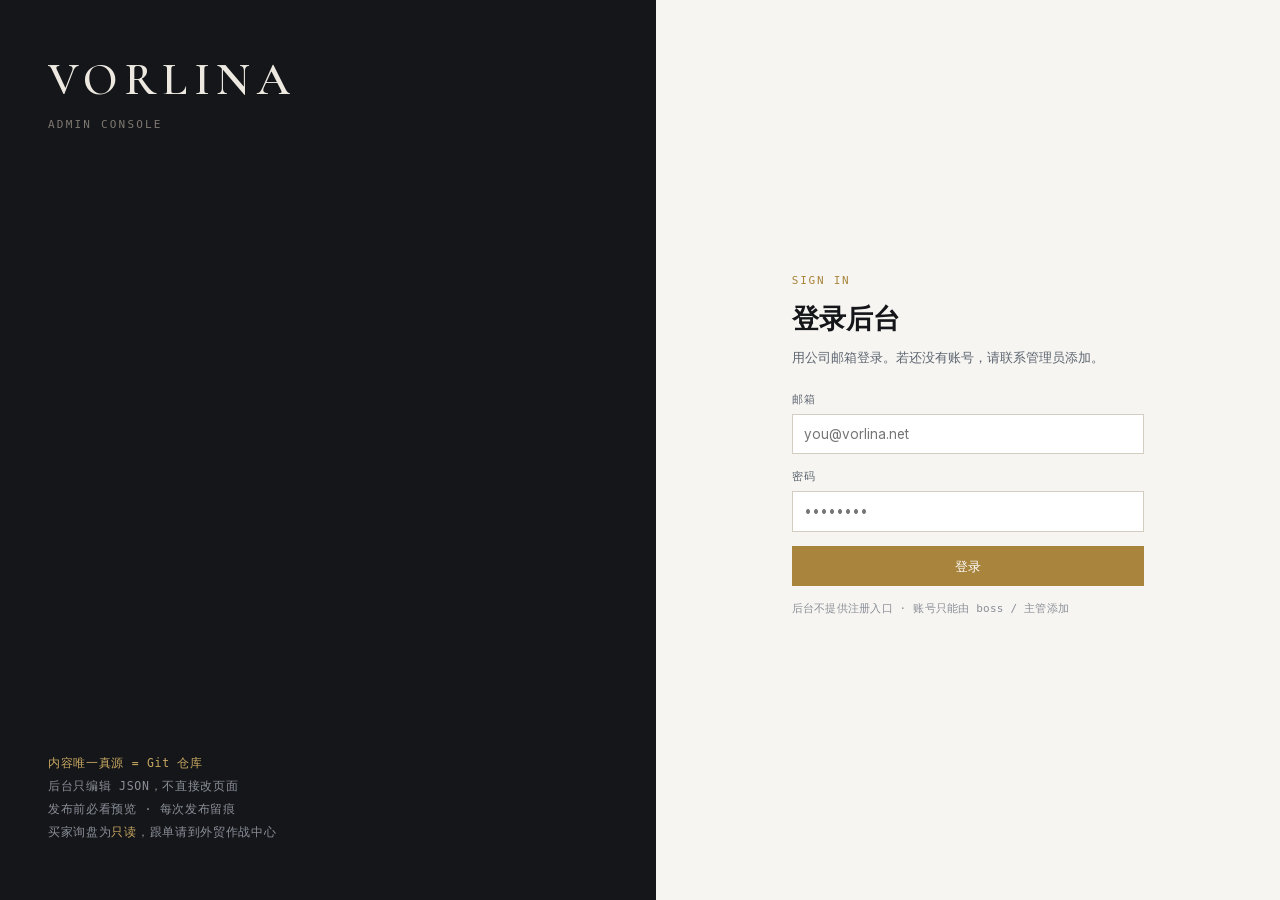
<file: index.html>
<!doctype html>
<html lang="zh-CN">
<head>
<meta charset="utf-8">
<meta name="viewport" content="width=device-width,initial-scale=1">
<title>VORLINA · 后台管理</title>
<meta name="robots" content="noindex,nofollow">
<link rel="icon" href="theme/img/logo-vorlina.png">
<link rel="stylesheet" href="theme/css/tokens.css">
<link rel="stylesheet" href="theme/css/admin.css">
<style>
  /* ── 登录页 ───────────────────────────────────────────────── */
  .login{display:grid;grid-template-columns:minmax(0,1.05fr) minmax(0,1fr);min-height:100vh}
  .login-l{background:var(--ink);color:#EDE9E1;padding:56px 48px;display:flex;flex-direction:column;justify-content:space-between}
  .login-l .wm{font-family:var(--serif);font-weight:600;font-size:clamp(30px,4.4vw,46px);letter-spacing:.14em;line-height:1}
  .login-l .sub{font-family:var(--mono);font-size:11px;letter-spacing:.2em;color:#7E7870;margin-top:14px}
  .login-l .blurb{font-family:var(--mono);font-size:11.5px;letter-spacing:.06em;color:#8A8F98;line-height:2}
  .login-l .blurb b{color:var(--gold-lt);font-weight:500}
  .login-r{background:var(--paper);display:flex;align-items:center;justify-content:center;padding:48px 40px}
  .login-box{width:100%;max-width:352px}
  .login-box .num{margin-bottom:10px}
  .login-box h1{font-family:var(--serif);font-size:27px;font-weight:600;margin-bottom:6px}
  .login-box .intro{font-size:13px;color:var(--graphite);margin:0 0 24px}
  @media (max-width:820px){.login{grid-template-columns:1fr}.login-l{padding:36px 28px;gap:28px}}

  /* ── 内容区通用 ───────────────────────────────────────────── */
  .view-head{display:flex;align-items:flex-end;gap:20px;flex-wrap:wrap;padding-bottom:16px;border-bottom:1px solid var(--line)}
  .view-head .lead{flex:1 1 320px;min-width:200px}
  .view-head h1{font-family:var(--serif);font-size:26px;font-weight:600;line-height:1.12}
  .view-head .side{font-family:var(--mono);font-size:11px;letter-spacing:.1em;color:var(--muted);text-align:right}
  .sec{margin-top:24px}
  .tabs{display:flex;gap:0;border-bottom:1px solid var(--line);margin-top:18px;flex-wrap:wrap}
  .tabs button{
    font-size:13px;padding:9px 15px;color:var(--graphite);border-bottom:2px solid transparent;
    margin-bottom:-1px;transition:var(--t-fast)
  }
  .tabs button:hover{color:var(--ink)}
  .tabs button[aria-selected="true"]{color:var(--ink);border-bottom-color:var(--gold);font-weight:500}
  .demo-flag{
    display:inline-flex;align-items:center;gap:6px;font-family:var(--mono);font-size:10.5px;
    letter-spacing:.1em;text-transform:uppercase;color:var(--gold-ink);
    background:var(--gold-soft);border:1px solid var(--gold-lt);padding:2px 8px
  }
  .review-list{list-style:none;margin:0;padding:0}
  .review-list li{padding:12px 0;border-bottom:1px solid var(--line)}
  .review-list li:last-child{border-bottom:0}
  .review-list .q{font-weight:500;font-size:13.5px}
  .review-list .a{font-size:13px;color:var(--graphite);margin-top:4px}
  .pair{display:grid;grid-template-columns:1fr 1fr;gap:1px;background:var(--line)}
  .pair>div{background:var(--card);padding:14px 16px}
  .pair .k{font-family:var(--mono);font-size:10.5px;letter-spacing:.12em;text-transform:uppercase;color:var(--muted);margin-bottom:6px}
  .pair .v{font-size:13.5px;color:var(--ink)}

  /* ── 通用编辑器 ─────────────────────────────────────────── */
  .ed-pickrow{display:flex;gap:6px;align-items:center;width:100%}
  .ed-pickrow .ed-in{flex:1;min-width:0}
  .pick-mask{position:fixed;inset:0;background:rgba(21,22,26,.45);z-index:70}
  .pick-panel{position:fixed;top:36px;bottom:36px;left:50%;transform:translateX(-50%);width:min(960px,94vw);
    background:var(--paper);border:1px solid var(--ink);z-index:71;display:flex;flex-direction:column}
  .pick-panel[hidden],.pick-mask[hidden]{display:none}
  .pick-head{display:flex;align-items:center;gap:12px;padding:13px 20px;border-bottom:1px solid var(--line)}
  .pick-head .t{font-family:var(--serif);font-size:17px;font-weight:600;flex:1}
  .pick-body{overflow:auto;padding:16px 20px;flex:1}
  .pick-grid{display:grid;grid-template-columns:repeat(auto-fill,minmax(150px,1fr));gap:10px}
  .pick-item{border:1px solid var(--line);background:#fff;padding:0 0 7px;cursor:pointer;text-align:left}
  .pick-item img{width:100%;aspect-ratio:1;object-fit:cover;display:block;background:#f2f0ec}
  .pick-item .pn{font-family:var(--mono);font-size:11px;padding:6px 8px 0;word-break:break-all;color:var(--ink)}
  .pick-item .pk{font-size:11px;color:var(--muted);padding:2px 8px 0}
  .pick-item:hover{border-color:var(--gold)}
  .ed-mask{position:fixed;inset:0;background:rgba(21,22,26,.45);z-index:60}
  .ed-panel{position:fixed;top:20px;bottom:20px;left:50%;transform:translateX(-50%);width:min(1020px,96vw);
    background:var(--paper);border:1px solid var(--ink);z-index:61;display:flex;flex-direction:column}
  .ed-head{display:flex;align-items:center;gap:12px;padding:13px 20px;border-bottom:1px solid var(--line)}
  .ed-head .t{font-family:var(--serif);font-size:18px;font-weight:600;flex:1;min-width:0;overflow:hidden;text-overflow:ellipsis;white-space:nowrap}
  .ed-body{overflow:auto;padding:16px 20px;flex:1}
  /* 内层结构不再画框：每画一层框就多一层噪音（运营反馈「一块叠一块」）—— 改左侧引导线 */
  .ed-obj{border:0;border-left:2px solid rgba(21,22,26,.13);padding:2px 0 2px 12px;margin:6px 0;background:transparent}
  .ed-obj-h,.ed-arr-h,.ed-item-h{font-family:var(--mono);font-size:11px;letter-spacing:.12em;color:var(--muted);text-transform:uppercase;margin:8px 0 2px}
  /* 数组项保留边界感（它是可增删/调序的单位），但压淡、收紧 */
  .ed-item{border:1px solid rgba(21,22,26,.13);padding:3px 11px 6px;margin:6px 0;background:rgba(255,255,255,.72)}
  .ed-ops{float:right;display:flex;gap:6px}
  .ed-ops .btn{font-size:11px;padding:2px 8px}
  .ed-ops .btn.risk{color:var(--warn)}
  .ed-field{display:block;margin:10px 0}
  .ed-k{display:block;font-family:var(--mono);font-size:11px;letter-spacing:.1em;color:var(--muted);margin-bottom:4px;text-transform:uppercase}
  .ed-in{width:100%;box-sizing:border-box;font:inherit;font-size:13px;padding:7px 9px;border:1px solid var(--line);background:#fff;color:var(--ink)}
  .ed-in:focus{outline:none;border-color:var(--gold)}
  textarea.ed-in{resize:vertical;line-height:1.65}
  .ed-ro{font-family:var(--mono);font-size:11px;color:var(--muted);margin:6px 0;overflow:hidden;text-overflow:ellipsis;white-space:nowrap}
  .ed-imgs{margin:10px 0 4px;padding:10px;border:1px dashed var(--line);background:rgba(0,0,0,.02)}
  .ed-imgs-h{font-size:12px;color:var(--muted);margin-bottom:8px}
  .ed-thumb-row{display:flex;flex-wrap:wrap;gap:8px}
  .ed-thumb{width:84px;border:1px solid var(--line);border-radius:3px;overflow:hidden;background:#fff;font-size:9px;text-align:center}
  .ed-thumb.hero{outline:2px solid var(--gold);outline-offset:-1px}
  .ed-thumb img{width:84px;height:64px;object-fit:cover;display:block;background:#eee}
  .ed-thumb span{display:block;padding:3px 2px;word-break:break-all;color:var(--muted)}
  .pgrid{display:grid;grid-template-columns:repeat(auto-fill,minmax(232px,1fr));gap:14px;padding:14px}
  .pcard{border:1px solid var(--line);background:#fff;display:flex;flex-direction:column}
  .pcard-thumb{height:148px;background:#F5F3EF;display:flex;align-items:center;justify-content:center;overflow:hidden;border-bottom:1px solid var(--line)}
  .pcard-thumb img{max-width:100%;max-height:100%;object-fit:contain;display:block}
  .pcard-b{padding:11px 13px;flex:1}
  .pcard-sku{font-family:var(--mono);font-size:11px;letter-spacing:.1em;color:var(--muted)}
  .pcard-name{font-size:14px;line-height:1.45;margin:5px 0 6px;color:var(--ink)}
  .pcard-meta{font-size:12px;color:var(--muted)}
  .pcard-f{display:flex;align-items:center;gap:8px;padding:9px 13px;border-top:1px solid var(--line)}
  /* ── 媒体库（vadmin-013）── */
  .mzone{border:1px dashed var(--line);background:rgba(0,0,0,.02);padding:20px 16px;text-align:center;font-size:13px;color:var(--muted);line-height:1.9}
  .mzone.hot{border-color:var(--gold);background:var(--gold-soft);color:var(--ink)}
  .mzone b{color:var(--ink)}
  .mzone-n{font-size:11.5px;color:var(--muted);margin-top:4px}
  .msec-h{font-size:12px;letter-spacing:.08em;color:var(--muted);border-bottom:1px solid var(--line);padding:0 0 6px;margin:22px 0 0}
  .mgrid{display:grid;grid-template-columns:repeat(auto-fill,minmax(166px,1fr));gap:12px;margin-top:12px}
  .mcard{border:1px solid var(--line);background:#fff;display:flex;flex-direction:column}
  .mcard-thumb{height:110px;background:#F5F3EF;display:flex;align-items:center;justify-content:center;overflow:hidden}
  .mcard-thumb img{max-width:100%;max-height:100%;object-fit:contain;display:block}
  .mcard-b{padding:8px 10px;flex:1}
  .mcard-n{font-size:12px;line-height:1.4;color:var(--ink);word-break:break-all}
  .mcard-s{font-size:11px;color:var(--muted);margin-top:3px}
  .mcard-f{display:flex;gap:8px;padding:7px 10px;border-top:1px solid var(--line)}
  .pcard-f .grow{margin-left:auto}
  .pcard-empty{padding:20px;font-size:13px;color:var(--muted)}
  .edsec{border:1px solid var(--line);margin:10px 0;background:#fff}
  .edsec-h{font-family:var(--mono);font-size:11px;letter-spacing:.12em;color:var(--muted);text-transform:uppercase;padding:9px 12px;border-bottom:1px solid var(--line);background:rgba(0,0,0,.03)}
  .edsec-b{padding:10px 13px 13px}
  .edsec-note{font-size:12px;color:var(--muted);margin:0 0 9px}
  .edsec-h{display:flex;align-items:center;gap:8px;cursor:pointer;user-select:none}
  .edsec-h .sec-tog{margin-left:auto;font-size:10px;color:var(--muted);letter-spacing:.08em}
  .edsec.folded .edsec-b{display:none}
  /* 简单键值对一行排：面包屑项 / SEO meta / 规格参数这类「全叶子对象」不再套子框 */
  .ed-grid{display:grid;grid-template-columns:repeat(auto-fill,minmax(216px,1fr));gap:0 18px}
  .ed-grid .ed-field{margin:7px 0}
  /* 数组的数组行模式：一行多项横排（面包屑 = 行 [名称, 链接]） */
  .ed-inline{display:flex;gap:12px}
  .ed-inline .ed-field{flex:1;margin:4px 0 6px}
  /* 分区头是唯一的「实框」，加重一点把层级压回来 */
  .edsec{margin:12px 0}
  .edsec-h{background:rgba(21,22,26,.055);font-size:12px;letter-spacing:.08em}
  .ccard{border:1px solid var(--line);background:#fff;display:flex;flex-direction:column}
  .ccard-thumb{height:104px;background:#F5F3EF;display:flex;align-items:center;justify-content:center;overflow:hidden;border-bottom:1px solid var(--line)}
  .ccard-thumb img{max-width:100%;max-height:100%;object-fit:contain;display:block}
  .ccard-b{padding:10px 12px;flex:1}
  .ccard-k{font-family:var(--mono);font-size:11px;letter-spacing:.1em;color:var(--muted)}
  .ccard-name{font-size:14px;line-height:1.45;margin:4px 0 5px;color:var(--ink)}
  .ccard-meta{font-size:12px;color:var(--muted)}
  .ccard-f{display:flex;align-items:center;gap:8px;padding:8px 12px;border-top:1px solid var(--line)}
  .ccard-f .grow{margin-left:auto}
  .ed-thumb-ph{height:56px;display:flex;align-items:center;justify-content:center;font-size:10px;color:var(--muted)}
  .ed-thumb .btn{margin:3px 2px 2px;width:100%}
  .ed-msg{padding:10px 20px;border-top:1px solid var(--line);min-height:40px;font-size:13px}
  /* ── 文章正文块：一个块一个框，框内不再画框（vadmin-023）──────────
     运营反馈「套娃太多、一块叠一块」：通用渲染每层对象都描一个框，
     块 → 对象 → v → rows → 行 → 单元格能叠到 5 层。改为按类型平铺。 */
  .nb-add{display:flex;flex-wrap:wrap;gap:6px;align-items:center;padding:2px 0 10px}
  .nb-addl{font-family:var(--mono);font-size:10px;letter-spacing:.12em;text-transform:uppercase;color:var(--muted);margin-right:2px}
  .nb-spacer{flex:1;min-width:8px}
  .nb{border:1px solid rgba(21,22,26,.15);background:#fff;margin:7px 0}
  .nb-h{display:flex;align-items:center;gap:8px;padding:6px 10px;background:rgba(21,22,26,.03);border-bottom:1px solid rgba(21,22,26,.08);cursor:pointer;user-select:none}
  .nb.folded .nb-h{border-bottom:0}
  .nb.folded .nb-b{display:none}
  .nb-n{font-family:var(--mono);font-size:11px;color:var(--ink);flex:0 0 auto}
  .nb-t{font-family:var(--mono);font-size:9.5px;letter-spacing:.08em;text-transform:uppercase;color:var(--muted);border:1px solid rgba(21,22,26,.18);padding:0 5px;line-height:15px;flex:0 0 auto}
  .nb-pv{flex:1;min-width:0;overflow:hidden;text-overflow:ellipsis;white-space:nowrap;font-size:11.5px;color:var(--muted)}
  .nb-tog{font-family:var(--mono);font-size:11px;color:var(--muted);flex:0 0 auto}
  .nb-h .ed-ops{float:none;margin-left:2px}
  .nb-b{padding:6px 10px 10px}
  .nb-b .ed-field{margin:6px 0}
  .nb-text{font-size:13px;line-height:1.7}
  .nb-row{display:flex;align-items:flex-start;gap:8px;padding:4px 0;border-top:1px dashed rgba(21,22,26,.11)}
  .nb-row:first-child{border-top:0}
  .nb-row.nb-head{border-top:0;border-bottom:1px solid rgba(21,22,26,.14);padding-bottom:6px;margin-bottom:2px}
  .nb-rn{flex:0 0 34px;font-family:var(--mono);font-size:10px;color:var(--muted);padding-top:8px;text-align:right}
  .nb-head .nb-rn{color:var(--ink)}
  .nb-cells{display:flex;gap:6px;flex:1;min-width:0}
  .nb-cells .ed-in{padding:5px 7px;font-size:12px;min-width:0;flex:1;line-height:1.5}
  .nb-cell{resize:vertical}
  .nb-cellh{font-weight:600;background:#fff}
  .ed-two{display:flex;gap:16px}
  .ed-two .ed-field{flex:1;min-width:0}
  .nb-tools{display:flex;gap:3px;flex:0 0 auto;padding-top:3px}
  .nb-tools .btn{font-size:10px;padding:1px 6px;line-height:1.7}
  .nb-line{display:flex;align-items:center;gap:6px;padding:2px 0}
  .nb-line .ed-in{flex:1;min-width:0;padding:5px 7px;font-size:12.5px}
  .nb-two{display:flex;gap:14px}
  .nb-two .ed-field{flex:1;min-width:0}
  .nb-warn{font-size:12px;color:var(--warn);margin:4px 0}

</style>
</head>
<body>

<!-- ═══════════════ 登录 ═══════════════ -->
<div class="login" id="login">
  <div class="login-l">
    <div>
      <div class="wm">VORLINA</div>
      <div class="sub">ADMIN CONSOLE</div>
    </div>
    <div class="blurb">
      <b>内容唯一真源 = Git 仓库</b><br>
      后台只编辑 JSON，不直接改页面<br>
      发布前必看预览 · 每次发布留痕<br>
      买家询盘为<b>只读</b>，跟单请到外贸作战中心
    </div>
  </div>

  <div class="login-r">
    <form class="login-box" id="loginForm">
      <span class="num">SIGN IN</span>
      <h1>登录后台</h1>
      <p class="intro">用公司邮箱登录。若还没有账号，请联系管理员添加。</p>

      <div class="field">
        <label for="email">邮箱</label>
        <input id="email" type="email" autocomplete="username" placeholder="you@vorlina.net" required>
      </div>
      <div class="field">
        <label for="pw">密码</label>
        <input id="pw" type="password" autocomplete="current-password" placeholder="••••••••" required>
      </div>

      <button class="btn gold wide" type="submit">登录</button>

      <div class="notice gold" id="loginMsg" hidden style="margin-top:18px"></div>
      <p class="mono dim" style="font-size:11px;margin-top:14px">
        后台不提供注册入口 · 账号只能由 boss / 主管添加
      </p>
    </form>
  </div>
</div>

<!-- ═══════════════ 主框架 ═══════════════ -->
<div class="app" id="app" hidden>

  <div class="topbar">
    <span class="mk">VORLINA ADMIN</span>
    <span class="mono dim" id="envTag">vorlina-admin.pages.dev</span>
    <span class="who"><b id="whoName">—</b>　<span class="mono" id="whoRole" style="color:#7E7870">role: —</span>　<button class="mono" id="logout" style="color:#9C968E;letter-spacing:.06em">退出</button></span>
  </div>

  <nav class="rail" id="rail" aria-label="主导航">
    <div class="rail-brand">
      <div class="wm">VORLINA</div>
      <div class="sub">ADMIN CONSOLE</div>
    </div>
    <div class="rail-nav" id="railNav"></div>
    <div class="rail-foot" id="railFoot"></div>
  </nav>

  <main class="main" id="view" tabindex="-1"></main>

<!-- ═══════════════ 通用编辑器浮层 ═══════════════ -->
<div id="edWrap" hidden>
  <div class="ed-mask" id="edMask"></div>
  <div class="ed-panel">
    <div class="ed-head">
      <span class="t" id="edTitle">编辑</span>
      <!-- vadmin 版本戳：每次前端补丁必须同步改这里（用户截图带它 = 一眼分清旧缓存/新 bug） -->
      <span class="mono" id="edVer" style="font-size:10px;color:var(--muted)"></span>
      <button class="btn ghost sm" id="edClose">关闭</button>
      <button class="btn gold sm" id="edSave">保存到草稿</button>
    </div>
    <div class="ed-body" id="edBody"></div>
    <div class="ed-msg" id="edMsg"></div>
  </div>
</div>
</div>

<script>
/* 后台界面版本 —— **唯一真源**：弹窗头 / 侧栏底部 / 总览都读它。
   每次改前端必须只改这一行（以前散落硬编码，改一处忘一处）。 */
const ADMIN_VER = 'vadmin-023';
/* ══════════════════════════════════════════════════════════════
   阶段状态（2026-09-20）：
   · ✅ 已接 Supabase Auth 真实登录 + members 成员校验（P1 第 1 步）
        非成员账号进不来；会话存 localStorage，过期用 refresh_token 自动续
   · ✅ **内容已接仓库真源**（P1 第 2 步）：16 款产品 / 6 分类 / 5 篇文章 / 9 个栏目页 /
        首页区块 / 16 份认证文件，全部从 JSON 现算；右上角 srcTag() 标明读到了几份
   · ⏳ 发布链路（Worker + GitHub Actions + 五项硬闸门）未接（P1 第 3 步）
        —— 缺的是部署凭据（GitHub token / Cloudflare），不是代码；相关页面如实显示「未接入」
   ══════════════════════════════════════════════════════════════ */

/* ══════════════════════════════════════════════════════════════
   Supabase 接入层 —— 与外贸作战中心**同一套做法**：
   零依赖，直接走 Auth / REST 的 HTTP 接口，不引任何 CDN 包。
   ⚠️ 下面这个 key 是 anon（公开信息，本来就随前端下发），真正的门是数据库 RLS；
      **service_role 绝不进浏览器**。发布要用的 GitHub token 只存在于 Worker Secret 里。
   ⚠️ 会话键名 'va_sb_session' 与作战中心的 'twc_sb_session' **刻意分开**：
      两个应用同域下并存时不能互相顶掉登录态。
   ══════════════════════════════════════════════════════════════ */
const SB_URL = 'https://jjmaularjtmhptbfnovd.supabase.co';
const SB_ANON = 'eyJhbGciOiJIUzI1NiIsInR5cCI6IkpXVCJ9.eyJpc3MiOiJzdXBhYmFzZSIsInJlZiI6ImpqbWF1bGFyanRtaHB0YmZub3ZkIiwicm9sZSI6ImFub24iLCJpYXQiOjE3ODg3ODYwMTgsImV4cCI6MjEwNDM2MjAxOH0.t5RJfF34qfiBQZaqAcp3NnCOxo_38okIAzSrJNspSrI';
const SESS_KEY = 'va_sb_session';

function sbSession(){ try{ return JSON.parse(localStorage.getItem(SESS_KEY) || 'null') }catch(e){ return null } }
function sbSetSession(s){
  try{ s ? localStorage.setItem(SESS_KEY, JSON.stringify(s)) : localStorage.removeItem(SESS_KEY) }catch(e){}
}
function sbToken(){ const s = sbSession(); return s ? s.access_token : '' }

function sbAuthHeaders(extra){
  const h = { 'apikey': SB_ANON, 'Authorization': 'Bearer ' + (sbToken() || SB_ANON) };
  return Object.assign(h, extra || {});
}
async function jsonOrText(res){
  const txt = await res.text();
  try{ return txt ? JSON.parse(txt) : null }catch(e){ return txt }
}
async function sbReq(path, opts){
  opts = opts || {};
  const send = () => fetch(SB_URL + path, {
    method: opts.method || 'GET', headers: sbAuthHeaders(opts.headers), body: opts.body
  });
  let res = await send();
  if (res.status === 401){
    /* 令牌过期：**先拿 refresh_token 换一次，成功就重放这次请求**。
       ⚠️ 这里绝不能一见到 401 就清会话 —— refresh_token 就存在会话里，
          先清掉等于把本来能自愈的过期降级成强制重新登录（2026-09-20 实测，T6 变红）。
          「清会话」只保留给"换了还是 401"这条路。 */
    if (!await sbRefresh()) throw new Error('会话已失效，请重新登录');
    res = await send();
    if (res.status === 401){
      sbSetSession(null);
      showLogin('登录已过期，请重新登录');
      throw new Error('会话已失效，请重新登录');
    }
  }
  const j = await jsonOrText(res);
  if (!res.ok) throw new Error('HTTP ' + res.status + '：' + ((j && (j.message || j.error_description)) || j || ''));
  return j;
}
async function sbSignIn(email, pw){
  const res = await fetch(SB_URL + '/auth/v1/token?grant_type=password', {
    method: 'POST',
    headers: { 'apikey': SB_ANON, 'Content-Type': 'application/json' },
    body: JSON.stringify({ email: email, password: pw })
  });
  const j = await jsonOrText(res);
  if (!res.ok || !j || !j.access_token){
    const raw = (j && (j.error_description || j.msg || j.message)) || ('HTTP ' + res.status);
    throw new Error(/invalid login credentials/i.test(String(raw)) ? '邮箱或密码不正确' : raw);
  }
  sbSetSession({
    access_token: j.access_token,
    refresh_token: j.refresh_token || '',
    user_id: (j.user && j.user.id) || '',
    email: (j.user && j.user.email) || email,
    expires_at: Date.now() + ((j.expires_in || 3600) * 1000)
  });
  return j;
}
async function sbRefresh(){
  const s = sbSession();
  if (!s || !s.refresh_token) return false;
  const res = await fetch(SB_URL + '/auth/v1/token?grant_type=refresh_token', {
    method: 'POST',
    headers: { 'apikey': SB_ANON, 'Content-Type': 'application/json' },
    body: JSON.stringify({ refresh_token: s.refresh_token })
  });
  const j = await jsonOrText(res);
  if (!res.ok || !j || !j.access_token){ sbSetSession(null); return false }
  sbSetSession({
    access_token: j.access_token,
    refresh_token: j.refresh_token || s.refresh_token,
    user_id: (j.user && j.user.id) || s.user_id,
    email: (j.user && j.user.email) || s.email,
    expires_at: Date.now() + ((j.expires_in || 3600) * 1000)
  });
  return true;
}

/* ── 成员校验 ──────────────────────────────────────────────────
   「是不是有效成员」的**唯一判据** = members 表里存在 auth_user_id = 当前会话用户 的行。
   查不到就拒绝 —— 这一条同时挡住了「自己注册一个账号混进来」。
   ⚠️ 它挡不住的是「绕过本页面、拿 anon key + 自己注册的 JWT 直连 REST 读 inquiries」
      —— 那要在 Supabase 侧关闭自助注册才算真堵住（见交接文档与本轮报告）。 */
async function fetchMember(){
  const u = await sbReq('/auth/v1/user');
  if (!u || !u.id) throw new Error('会话无效，请重新登录');
  const rows = await sbReq('/rest/v1/members?select=member_id,name,role,email&auth_user_id=eq.' + encodeURIComponent(u.id));
  const m = (rows || [])[0];
  if (!m) throw new Error('这个账号（' + (u.email || '—') + '）不是团队成员。后台不开放注册，账号只能由管理员在 Supabase 添加。');
  return { member_id: m.member_id, name: m.name, role: m.role || '', email: m.email || u.email || '' };
}

/* ── 权限（方案 §5.0）：发布不限角色；回滚仅 boss ── */
function canPublish(){ return !!SESSION }
function canRollback(){ return !!SESSION && SESSION.role === 'boss' }

const NAV = [
  { id:'overview',  label:'总览',       icon:'◈', group:null },
  { group:'内容' },
  { id:'products',  label:'产品与分类', icon:'▤' },
  { id:'notes',     label:'文章',       icon:'▤', badge:'5' },
  { id:'pages',     label:'栏目页',     icon:'▤' },
  { id:'home',      label:'首页',       icon:'▤' },
  { id:'media',     label:'媒体库',     icon:'▤' },
  { id:'certs',     label:'认证文件',   icon:'▤' },
  { group:'发布' },
  { id:'changes',   label:'变更清单',   icon:'↑', badge:'3' },
  { id:'releases',  label:'发布历史',   icon:'↺' },
  { group:'运营' },
  { id:'inquiries', label:'询盘查看',   icon:'◇' },
  { id:'geo',       label:'GEO 运营',   icon:'◇' },
];

/* ── 内容接入层（P1 第 2 步 · 2026-09-20）──────────────────────────
   内容真源 = 仓库里的 JSON。两条路的返回**形状完全一致**（GitHub Contents API 的 file 对象），
   所以切换只是 CONTENT_BASE 一个常量：
       生产  https://notify.vorlina.net        ← Worker 自定义域（*.workers.dev 在大陆被墙，必走自定义域）
       本地  ''（同源）= tools/serve-local.py 的同形桩；可用 ?cb=<地址> 或 localStorage.va_content_base 覆盖
   ! GitHub token 只存在于 Worker Secret —— CONTENT_BASE 里存的只是 Worker 的**地址**，不是凭据。
   ! 「保存」不等于「上线」：本地保存落 .local-drafts/（不碰官网工作区），
      生产保存落 cms 分支（不碰 main）。两条路语义一致：改完还要人工确认发布。
   ! 内容读失败**必须报出来**：能读多少显示多少 + 总览列出读不到的清单，
      绝不用演示数据冒充真数据（本站已为此翻车三次）。 */

const CONTENT_BASE = (function(){
  const q = new URLSearchParams(location.search).get('cb');
  if (q) return q.replace(/\/+$/, '');
  try { const ls = localStorage.getItem('va_content_base'); if (ls) return ls; } catch(e){}
  return 'https://notify.vorlina.net';   // 生产默认：Worker 自定义域（*.workers.dev 在大陆被墙）
})();
const PAGE_SLUGS = ['applications','customization','factory','certifications',
                    'support','contact','terms','privacy','sitemap'];
const CONTENT_JSON = [
  'data/products.json', 'build/data/insights.json',
  'content/home.json', 'content/common.json',
  'build/data/imagery.json', 'build/data/contraindications.json'
].concat(PAGE_SLUGS.map(s => 'content/pages/' + s + '.json'));

const STORE = { files:{}, errors:[], version:'-', inquiries:null, inquiriesError:'', loadedAt:0,
  changes:null, changesError:'', changesLoading:false,
  commits:null, commitsError:'', commitsLoading:false, publishMsg:'' };

function b64ToStr(b64){
  const bin = atob(b64); const by = new Uint8Array(bin.length);
  for (let i = 0; i < bin.length; i++) by[i] = bin.charCodeAt(i);
  return new TextDecoder('utf-8').decode(by);
}
function strToB64(s){
  const by = new TextEncoder().encode(s); let bin = '';
  for (let i = 0; i < by.length; i++) bin += String.fromCharCode(by[i]);
  return btoa(bin);
}
async function contentFetch(url, opts){
  /* ⚠️ 不能用 Object.assign({headers:A}, opts) —— opts.headers 会把 A 整个覆盖掉，
     PUT（带 Content-Type）就丢了 Authorization → 401 missing_token（2026-09-23 线上实锤：读得到、存不了）。
     headers 必须逐键合并。 */
  const merged = Object.assign({}, opts || {});
  merged.headers = Object.assign({ Authorization: 'Bearer ' + sbToken() }, (opts && opts.headers) || {});
  const res = await fetch(url, merged);
  const txt = await res.text();
  let j = null; try { j = txt ? JSON.parse(txt) : null } catch(e){}
  if (!res.ok) throw new Error('HTTP ' + res.status + '：' + ((j && j.message) || txt || '无响应体'));
  return j;
}
async function contentGet(path){
  /* GET 幂等，值得重试；但只重试「网络层抖动」（Chrome: Failed to fetch / Safari: Load failed）——
     HTTP 级错误（401/404/502）是真实答案，重试反而掩盖问题。Worker 侧同路径已重试一次，这里是第二道保险。 */
  let lastErr = null;
  for (let i = 0; i < 3; i++) {
    try { return await contentFetch(CONTENT_BASE + '/content?path=' + encodeURIComponent(path)) }
    catch(e){
      if (!/Failed to fetch|NetworkError|Load failed/i.test(e.message)) throw e;
      lastErr = e;
      await new Promise(r => setTimeout(r, 400 * (i + 1)));
    }
  }
  throw lastErr;
}
async function contentPut(path, obj, message){
  return contentFetch(CONTENT_BASE + '/content', {
    method:'PUT',
    headers:{ 'Content-Type':'application/json' },
    body: JSON.stringify({ path: path, message: message || '后台保存',
                           content: strToB64(JSON.stringify(obj, null, 2) + '\n') })
  });
}
async function loadContent(){
  STORE.errors = [];
  STORE.files = {};
  await Promise.all(CONTENT_JSON.map(async p => {
    try { STORE.files[p] = JSON.parse(b64ToStr((await contentGet(p)).content)) }
    catch(e){ STORE.files[p] = null; STORE.errors.push(p + ' -- ' + e.message) }
  }));
  try { STORE.version = b64ToStr((await contentGet('build/version.txt')).content).trim() }
  catch(e){ STORE.version = '-' }
  STORE.loadedAt = Date.now();
}
/* 询盘：直连 Supabase REST（与作战中心同一套做法）。
   ! 只读 —— 不写 status / owner_id，不提供导出（带的是买家个人信息）。 */
async function loadInquiries(){
  STORE.inquiriesError = ''; STORE.inquiries = null;
  try {
    const rows = await sbReq('/rest/v1/inquiries'
      + '?select=id,created_at,name,company,country,status'
      + '&order=created_at.desc&limit=50');
    /* ⚠️ REST 正常返回数组；但代理改写、部分错误场景会返回**对象**。
       不校验就把 {} 当数组 .map()，整个总览会崩成白屏 —— 这是回归验证抓出来的真 bug。
       宁可见到的提示是「这份数据没读到」，也不要一处异常带翻整页。 */
    if (!Array.isArray(rows)) throw new Error('返回不是数组：' + JSON.stringify(rows).slice(0, 80));
    STORE.inquiries = rows;
  } catch(e){ STORE.inquiriesError = e.message || String(e) }
}
async function loadAll(){
  await loadContent();
  await loadInquiries();      /* 询盘读不到不影响编辑内容，两条路各自报错 */
}

/* ── 读数辅助：一切所见都来自 STORE，没有一处手填 ── */
const productsDoc = () => (STORE.files['data/products.json'] || null);
const insightsDoc = () => (STORE.files['build/data/insights.json'] || null);
const homeDoc     = () => (STORE.files['content/home.json'] || null);
const certDoc     = () => (STORE.files['content/pages/certifications.json'] || null);
const pageDoc     = s => (STORE.files['content/pages/' + s + '.json'] || null);
function blockCount(o){
  if (!o || typeof o !== 'object') return 0;
  return Object.keys(o).filter(k => k !== 'meta' && k !== 'pvbar' && !k.startsWith('_')).length;
}

/* ── 侧栏渲染 ── */
function renderNav(active){
  const nav = document.getElementById('railNav');
  const foot = document.getElementById('railFoot');
  let html = '', foot_html = '';
  let bucket = nav;
  for (const n of NAV){
    if (n.group){
      html += `<div class="rail-group">${n.group}</div>`;
      continue;
    }
    const _b = navBadge(n.id, n.badge);
    html += `<button class="rail-item" data-go="${n.id}"${n.id===active?' aria-current="page"':''}>${n.label}${_b?`<span class="badge">${_b}</span>`:''}</button>`;
  }
  nav.innerHTML = html;
  foot.innerHTML =
    `<button class="rail-item" data-go="settings"${active === 'settings' ? ' aria-current="page"' : ''}>设置与成员</button>` +
    `<button class="rail-item dim" id="logout2">退出登录</button>` +
    `<div class="rail-ver" title="后台界面版本 —— 与站点内容版本串（如 20261103b）是两件事">后台界面 <span class="mono">${ADMIN_VER}</span></div>`;
  nav.querySelectorAll('[data-go]').forEach(b => b.onclick = () => go(b.dataset.go));
  foot.querySelectorAll('[data-go]').forEach(b => b.onclick = () => go(b.dataset.go));
  document.getElementById('logout2').onclick = logout;
  const _nb = document.getElementById('noteNew');
  if (_nb) _nb.onclick = newNote;
}

/* 导航角标：有数据就按真实数量显示，读不到就不显示 —— 宁可空着，也不要一个假数字。
   （2026-11-03：原先 NAV 里硬编码 badge:'5'，实际已经 10 篇，一眼就是错的。） */
function navBadge(id, fallback){
  if (id === 'notes'){
    const ins = insightsDoc();
    return (ins && ins.notes) ? ins.notes.length : null;
  }
  if (id === 'changes'){
    return (STORE.changes && STORE.changes.length) ? STORE.changes.length : null;
  }
  return (fallback == null || fallback === '') ? null : fallback;
}

/* ── 小工具 ── */
const row = (cells, opts={}) => {
  const tds = cells.map((c,i) => {
    if (opts.dotAt === i) return `<td><span class="dot ${c[0]}">${c[1]}</span></td>`;
    const nAt = Array.isArray(opts.numAt) ? opts.numAt : (opts.numAt != null ? [opts.numAt] : []);
    if (nAt.includes(i)) return `<td class="n">${c}</td>`;
    const kAt = Array.isArray(opts.kAt) ? opts.kAt : (opts.kAt != null ? [opts.kAt] : []);
    if (kAt.includes(i))  return `<td class="k">${c}</td>`;
    return `<td class="dim">${c}</td>`;
  }).join('');
  return `<tr${opts.sel?' aria-selected="true"':''}>${tds}</tr>`;
};
const head = (cols, right=[]) => '<thead><tr>' + cols.map((c,i)=>
  `<th${right.includes(i)?' style="text-align:right"':''}>${c}</th>`).join('') + '</tr></thead>';

/* 渲染到 HTML 前统一转义 —— JSON 里写的是裸 & ，页面看到的才是 &amp; */
function esc(s){
  return String(s == null ? '' : s)
    .replace(/&/g,'&amp;').replace(/</g,'&lt;').replace(/>/g,'&gt;');
}
function escAttr(s){
  return esc(s).replace(/"/g,'&quot;').replace(/'/g,'&#39;');
}
/* 「改」按钮：data-opened 存 [path, sub, label]，统一由全局委托打开编辑器 */
const edBtn = (path, sub, label) =>
  '<button class="btn ghost sm" data-opened="' + escAttr(JSON.stringify([path, sub || [], label || path])) + '">改</button>';
/* 页面右上角的来源标记：读了几份就说几份，读不到就标红。
   它的作用是让「这台后台连的是哪份数据」永远可见 —— 演示数据冒充真数据是本站的老毛病。 */
function srcTag(){
  const ok = CONTENT_JSON.filter(p => STORE.files[p] != null).length;
  const t = '真源 ' + ok + '/' + CONTENT_JSON.length + ' · v' + STORE.version;
  const cls = STORE.errors.length ? ' style="color:var(--warn)"' : '';
  return '<span class="mono dim"' + cls + '>' + t + '</span>';
}
function errorsNotice(){
  if (!STORE.errors.length) return '';
  return '<div class="notice sec"><b>有 ' + STORE.errors.length + ' 份内容没读到</b>'
    + '页面会用占位显示，不会假装成功：<ul style="margin:8px 0 0 18px">'
    + STORE.errors.map(e => '<li class="mono" style="font-size:12px">' + esc(e) + '</li>').join('')
    + '</ul></div>';
}

/* ── 视图 ── */
const VIEWS = {

  overview: () => {
    const pr = productsDoc(), ins = insightsDoc(), hm = homeDoc();
    const prods = (pr && pr.products) || [];
    const cats  = (pr && pr.categories) || [];
    const notes = (ins && ins.notes) || [];
    const pub   = notes.filter(n => (n.status || '') === 'published').length;
    const blocks = hm ? Object.keys(hm).filter(k => k !== 'meta' && !k.startsWith('_')) : [];
    const qs = STORE.inquiries || [];
    const countries = new Set(qs.map(q => q.country).filter(Boolean)).size;
    return `
    <div class="view-head">
      <div class="lead"><span class="num">01 / OVERVIEW</span><h1>总览</h1></div>
      <div class="side">${srcTag()}</div>
    </div>
    <div class="grid g4 sec">
      <div class="metric"><div class="k">产品</div><div class="v">${prods.length || '-'}</div><div class="d">${cats.length || '-'} 个分类</div></div>
      <div class="metric"><div class="k">文章</div><div class="v">${notes.length || '-'}</div><div class="d">${pub} 篇已发布</div></div>
      <div class="metric"><div class="k">栏目页 / 首页区块</div><div class="v">${PAGE_SLUGS.length}</div><div class="d">首页 ${blocks.length || '-'} 个区块</div></div>
      <div class="metric"><div class="k">询盘（本次读取）</div><div class="v">${STORE.inquiriesError ? '-' : qs.length}</div><div class="d">${STORE.inquiriesError ? '读取失败' : '来自 ' + countries + ' 个国家'}</div></div>
    </div>
    ${errorsNotice()}
    <div class="notice gold sec">
      <b>内容真源在仓库里 · 现在可以直接改</b>
      后台改的是 <code class="mono">content/*.json</code> 与 <code class="mono">data/products.json</code>：
      产品 / 文章 / 栏目页 / 首页 / 认证的条目行尾都有「改」按钮，点开即编辑；保存进草稿（cms 分支），
      到「变更清单」过目后点发布，构建器跑完闸门自动上线。页面 HTML 永远不会被后台直接改写。
      当前线上版本串 <code class="mono">${STORE.version}</code> 读自 <code class="mono">build/version.txt</code>。
    </div>
    <div class="split sec">
      <div class="panel">
        <div class="panel-h"><span class="ttl">发布链路</span><span class="grow"></span>
          <button class="btn ghost sm" data-go="changes">去发布</button></div>
        <div class="panel-b">
          <p class="p" style="margin:0 0 10px"><strong>已接入。</strong>编辑 → 保存草稿（cms 分支）→「变更清单」对比过目 →
          确认发布：合入 main · 升版本串 · 六项闸门 · Cloudflare Pages 自动上线，全程留痕可回滚。</p>
          <p class="mono dim" style="font-size:11px;margin:0">Worker /content 读写草稿 · /changes 对比 · /publish 触发构建 · Actions 六闸门</p>
        </div>
      </div>
      <div class="panel">
        <div class="panel-h"><span class="ttl">当前版本</span></div>
        <div class="panel-b stack">
          <div><span class="mono" style="color:var(--ok)">${STORE.version}</span>
            <div class="mono dim" style="font-size:11px">build/version.txt · ${STORE.loadedAt ? new Date(STORE.loadedAt).toLocaleString('zh-CN') : '-'}</div>
            <div style="font-size:13px">仓库里的内容快照</div>
            <div style="font-size:12px;color:var(--muted);margin-top:6px">后台界面版本
              <span class="mono" style="color:var(--ink)">${ADMIN_VER}</span> —— 与上面的站点版本串是两件事</div></div>
          ${STORE.inquiriesError
            ? '<div class="notice" style="margin:0"><b>询盘读不到</b><span class="mono" style="font-size:12px">' + esc(STORE.inquiriesError) + '</span></div>'
            : '<div style="font-size:13px">询盘链路正常 · 最近 ' + qs.length + ' 条</div>'}
        </div>
      </div>
    </div>`;
  },

  products: () => {
    const pr = productsDoc();
    const prods = (pr && pr.products) || [];
    const cats  = (pr && pr.categories) || [];
    const cnt = {};
    prods.forEach(p => cnt[p.category] = (cnt[p.category] || 0) + 1);
    const catName = s => { const c = cats.find(c => c.slug === s); return c ? (c.short || c.en || s) : (s || '-') };
    const prodCards = prods.map((p, i) => {
      const ok = String(p.status || '').toUpperCase() === 'OK';
      const u = prodHeroUrl(p);
      return '<div class="pcard">'
        + '<div class="pcard-thumb">' + (u
            ? '<img src="' + escAttr(u) + '" loading="lazy" alt="">'
            : '<span class="mono dim" style="font-size:11px">无图</span>') + '</div>'
        + '<div class="pcard-b">'
        +   '<div class="pcard-sku">' + esc(p.sku || '-') + '</div>'
        +   '<div class="pcard-name">' + esc(p.nameZh || p.nameEn || '-') + '</div>'
        +   '<div class="pcard-meta">' + esc(catName(p.category)) + ' · MOQ ' + (p.moq == null ? '-' : esc(String(p.moq)))
        +     (p.leadTime ? ' · 交期 ' + esc(String(p.leadTime)) : '') + '</div>'
        + '</div>'
        + '<div class="pcard-f"><span class="dot ' + (ok ? 'ok' : 'draft') + '">'
        +   (ok ? '已发布' : esc(p.status || '未标状态')) + '</span><span class="grow"></span>'
        +   (pr ? edBtn('data/products.json', ['products', i], '产品 · ' + (p.sku || i)) : '-')
        + '</div></div>';
    }).join('');
    const catCards = cats.map((c, ci) => {
      const u = c.cardImage ? imgSrc(c.cardImage, '/assets/img/' + c.cardImage) : '';
      return '<div class="ccard">'
        + '<div class="ccard-thumb">' + (u
            ? '<img src="' + escAttr(u) + '" loading="lazy" alt="" onerror="this.style.display=\'none\'">'
            : '<span class="mono dim" style="font-size:11px">无图</span>') + '</div>'
        + '<div class="ccard-b">'
        +   '<div class="ccard-k">' + esc(c.slug) + '</div>'
        +   '<div class="ccard-name">' + esc(c.zh || c.short || '-') + '</div>'
        +   '<div class="ccard-meta">' + esc(c.short || '-') + ' · 在架 ' + (cnt[c.slug] || 0) + ' 款</div>'
        + '</div>'
        + '<div class="ccard-f"><span class="mono dim" style="font-size:11px">' + ((c.bullets || []).length) + ' 条要点</span>'
        +   '<span class="grow"></span>'
        +   (pr ? edBtn('data/products.json', ['categories', ci], '分类 · ' + c.slug) : '-')
        + '</div></div>';
    }).join('');
    return `
    <div class="view-head">
      <div class="lead"><span class="num">02 / PRODUCTS</span><h1>产品与分类</h1></div>
      <div class="side">${prods.length} 款 · ${cats.length} 类<br>${srcTag()}</div>
    </div>
    <div class="notice gold sec">
      <b>怎么改</b>
      点卡片右下角「改」进入<strong>分区表单</strong>：型号是 ① 基础信息 ② 型号与分类（只读）③ 包装 ④ 规格参数 ⑤ 图片；
      分类是 ① 首页分类卡 ② 分类名与导语 ③ 卖点要点 ④ 只读 slug。
      运营只填格子；内部字段（英文备注 / 合规规则等）<strong>已整体隐藏</strong>，不会被误改；sku / category / slug 等结构键只读。
      分区标题可点击收起；保存进的是草稿，「变更清单」过目后发布才上线。
    </div>
    <div class="panel sec">
      <div class="panel-h"><span class="ttl">型号 · ${prods.length}</span><span class="grow"></span>
        <span class="mono dim" style="font-size:11px">点卡片右下角「改」进分区表单</span></div>
      <div class="pgrid">${prodCards || '<div class="pcard-empty">读不到产品数据</div>'}</div>
    </div>
    <div class="panel sec">
      <div class="panel-h"><span class="ttl">分类 · ${cats.length}</span><span class="grow"></span>
        <span class="mono dim" style="font-size:11px">点卡片右下角「改」进分区表单</span></div>
      <div class="pgrid">${catCards || '<div class="pcard-empty">读不到分类数据</div>'}</div>
    </div>
    <div class="notice sec">
      <b>分类是一份数据、两处使用</b>
      改一次分类名，首页分类卡与 /products/ 总览页同时生效 —— 发布前请在预览里两页都看一眼。
      「在架款数」按 category 归组现算，改了归组它会自己变。
    </div>`;
  },

  notes: () => {
    const ins = insightsDoc();
    const notes = (ins && ins.notes) || [];
    const rows = notes.map((n, ni) => row(
      [esc(n.ix || '-'), esc(n.title || '-'),
       (n.status === 'published' ? ['ok','已发布'] : ['draft', n.status || '草稿']),
       esc(n.date || '-'), n.readMins == null ? '-' : (n.readMins + ' 分钟'),
       ins ? edBtn('build/data/insights.json', ['notes', ni], '文章 · ' + (n.title || n.ix)) : '-'],
      { kAt:[0], dotAt:2, numAt:4 })).join('');
    return `
    <div class="view-head">
      <div class="lead"><span class="num">06 / NOTES</span><h1>文章</h1></div>
      <div class="side">${notes.length} 篇<br>${srcTag()}</div>
    </div>
    <div class="panel sec">
      <div class="panel-h"><span class="ttl">全部文章</span><span class="grow"></span>
        <button class="btn ghost sm" id="noteNew">＋ 新建文章</button>
      </div>
      <table class="tbl">${head(['编号','标题','状态','日期','篇幅','编辑'],[4])}
        <tbody>${rows || '<tr><td colspan="6" class="empty">读不到文章数据</td></tr>'}</tbody>
      </table>
    </div>
    <div class="notice gold sec">
      <b>文章也是分区表单</b>
      点行尾「改」：① 基本信息（标题 / 摘要 / 导语 / 日期 / 篇幅）② 只读的 slug 与发布状态 ③ 配图 ④ 正文块
      （h2 / p / ul / ol / table / notice，每块一项，可改可增可删可调序）。
      发布后列表页、详情页与 JSON-LD 同步更新 —— 一份数据两处渲染。
    </div>
    <div class="pair sec">
      <div><div class="k">列表页头（标题 / 导语）</div>${ins ? edBtn('build/data/insights.json', ['hub'], '文章页头 hub') : '-'}</div>
      <div><div class="k">目录卡（产品手册 PDF 的文案）</div>${ins ? edBtn('build/data/insights.json', ['catalogue'], '目录卡 catalogue') : '-'}</div>
    </div>`;
  },

  pages: () => {
    const rows = PAGE_SLUGS.map(s => {
      const d = pageDoc(s);
      const editCell = edBtn('content/pages/' + s + '.json', [], '栏目页 · ' + s);
      if (!d) return row([esc('/' + s + '/'), '读不到内容', '-', ['risk','缺失'], editCell], { kAt:[0], numAt:2, dotAt:3 });
      const m = d.meta || {};
      return row([esc(m.path || ('/' + s + '/')), esc(m.title || '-'), blockCount(d),
                  d._rules ? ['ok','含规则'] : ['ok','已就位'], editCell],
                 { kAt:[0], numAt:2, dotAt:3 });
    }).join('');
    return `
    <div class="view-head">
      <div class="lead"><span class="num">07 / PAGES</span><h1>栏目页</h1></div>
      <div class="side">${PAGE_SLUGS.length} 个页面<br>${srcTag()}</div>
    </div>
    <div class="panel sec">
      <table class="tbl">${head(['页面','SEO 标题','区块数','状态','编辑'],[2])}
        <tbody>${rows}</tbody>
      </table>
    </div>
    <div class="notice gold sec">
      <b>整页分区编辑</b>
      点行尾「改」：一个区块一个分区卡片（SEO 与分享卡片 / 页头 / 各内容区块），分区标题可点击收起。
      meta 只影响搜索结果与分享卡片；「区块数」按顶层字段现算，加删区块它会自己变。
      说明性字段（下划线开头）整体隐藏，防手滑。
    </div>`;
  },

  home: () => {
    const hm = homeDoc();
    if (!hm) return VIEWS._placeholder('home', '首页', '读不到 <code class="mono">content/home.json</code>。');
    const blocks = Object.keys(hm).filter(k => k !== 'meta' && !k.startsWith('_'));
    const faq = (hm.faq && hm.faq.items) || [];
    const rows = blocks.map(k => {
      const v = hm[k];
      const n = (v && typeof v === 'object') ? Object.keys(v).filter(x => !x.startsWith('_')).length : 1;
      const kind = Array.isArray(v) ? '列表' : (v && typeof v === 'object' ? '区块' : '文本');
      return row([esc(k), kind, n, edBtn('content/home.json', [k], '首页 · ' + k)], { kAt:[0], numAt:2 });
    }).join('');
    return `
    <div class="view-head">
      <div class="lead"><span class="num">08 / HOME</span><h1>首页</h1></div>
      <div class="side">${blocks.length} 个区块<br>${srcTag()}</div>
    </div>
    <div class="notice gold sec">
      <b>FAQ 是一份数据、两处渲染</b>
      当前有 <strong>${faq.length} 条 FAQ</strong>：页面可见那份与 JSON-LD 那份同出 <code class="mono">faq.items</code>。
      改这一处，两处同步。编辑：点区块行尾「改」，或在 SEO meta 行改标题描述。
    </div>
    <div class="panel sec">
      <div class="panel-h"><span class="ttl">区块清单 · ${blocks.length}</span>
        <span class="grow"></span>${edBtn('content/home.json', ['meta'], '首页 · SEO meta')}</div>
      <table class="tbl">${head(['区块','类型','字段数','编辑'],[2])}
        <tbody>${rows}</tbody>
      </table>
    </div>
    <div class="notice sec">
      <b>派生值不在这里</b>
      分类卡款数、洞察卡前 3 篇、OEM 八步、拼贴带的 300+ —— 全部由构建器现算，不要手填。
    </div>`;
  },

  certs: () => {
    const c = certDoc();
    if (!c) return VIEWS._placeholder('certs', '认证文件', '读不到 <code class="mono">content/pages/certifications.json</code>。');
    const d = c.documents || {};
    const sec = (c.documentsSection && c.documentsSection.h2) || '-';
    return `
    <div class="view-head">
      <div class="lead"><span class="num">09 / CERTIFICATES</span><h1>认证文件</h1></div>
      <div class="side">${d.count || '-'} 份<br>${srcTag()}</div>
    </div>
    <div class="panel sec">
      <div class="panel-h"><span class="ttl">文件清单（按模板渲染）</span><span class="grow"></span>
        ${edBtn('content/pages/certifications.json', [], '认证页整页')}</div>
      <table class="tbl">${head(['项','值'])}
        <tbody>
          ${row(['份数', String(d.count == null ? '-' : d.count)])}
          ${row(['路径模板', '<code class="mono">' + esc(d.path || '-') + '</code>'])}
          ${row(['替代文本模板', esc(d.alt || '-')])}
          ${row(['尺寸', (d.width ? d.width + ' × ' + d.height : '-')])}
          ${row(['区块标题', esc(sec)])}
          ${row(['换图方式', '同名替换 cert-01 … cert-' + String(d.count || 0).padStart(2,'0')])}
        </tbody>
      </table>
    </div>
    <div class="notice gold sec">
      <b>换证书的图不需要动这里</b>
      同名替换 <code class="mono">cert-01…16.png</code> 即可（图片仍在仓库 / R2，不在本编辑器范围）。
      这页的文案字段可改，但配题按「文件类型」走的约定优先于逐张手填。
    </div>`;
  },

  inquiries: () => {
    if (STORE.inquiriesError) return `
      <div class="view-head">
        <div class="lead"><span class="num">10 / INQUIRIES</span><h1>询盘查看</h1></div>
        <div class="side"><span class="tag ro">只读</span></div>
      </div>
      <div class="notice sec" style="border-color:var(--warn)">
        <b>这份数据没读到</b>
        <div class="mono" style="font-size:12px;margin-top:6px">${esc(STORE.inquiriesError)}</div>
        <div style="margin-top:8px">这里不会用演示数据冒充 —— 读不到就如实说读不到。
        常见原因：Supabase 会话过期（刷新页面会先自动续期再重放），或被本机代理改了 TLS。</div>
      </div>`;
    const qs = STORE.inquiries || [];
    const st = s => (s === 'new' ? ['new', s] : ['ok', s || '-']);
    const rows = qs.map(q => row(
      [esc(String(q.created_at || '').replace('T',' ').slice(0,16)), esc(q.name || '-'),
       esc(q.company || '-'), esc(q.country || '-'), st(q.status)],
      { kAt:[0], dotAt:4 })).join('');
    const countries = new Set(qs.map(q => q.country).filter(Boolean)).size;
    const news = qs.filter(q => (q.status || '') === 'new').length;
    return `
    <div class="view-head">
      <div class="lead"><span class="num">10 / INQUIRIES</span><h1>询盘查看</h1></div>
      <div class="side"><span class="tag ro">只读</span><br>处理与跟单请到外贸作战中心</div>
    </div>
    <div class="notice gold">
      <b>这里为什么是只读的</b>
      买家状态（新 / 已联系 / 报价中 / 已成交）只在<strong>外贸作战中心</strong>修改。
      如果两处都能改，同一笔询盘的状态会互相覆盖。这个页面给运营人员看的是「市场反馈」，不是「跟进工具」。
    </div>
    <div class="grid g3 sec">
      <div class="metric"><div class="k">本次读取</div><div class="v">${qs.length}</div><div class="d">最多 50 条</div></div>
      <div class="metric"><div class="k">状态为 new</div><div class="v">${news}</div><div class="d">待业务员处理</div></div>
      <div class="metric"><div class="k">国家数</div><div class="v">${countries}</div><div class="d">按本次结果现算</div></div>
    </div>
    <div class="panel">
      <table class="tbl">${head(['时间','买家','公司','国家','状态'])}
        <tbody>${rows || '<tr><td colspan="5" class="empty">表里暂时没有询盘</td></tr>'}</tbody>
      </table>
    </div>
    <p class="mono dim" style="font-size:11px;margin-top:10px">
      与作战中心同一数据源 · 此处不可修改、不提供导出 · 统计口径是本次读取的 ${qs.length} 条，不是「近 30 天」
    </p>`;
  },

  changes: () => {
    const list = STORE.changes || [];
    const err = STORE.changesError;
    const changed = list.filter(f => f.changed && !f.error);
    const rows = list.map(f => {
      const st = f.error ? ['risk','读取失败'] : (f.changed ? ['new','待发布'] : ['ok','一致']);
      return row([esc(f.path),
                  f.main ? '<span class="mono">有</span>' : '<span class="mono dim">缺</span>',
                  f.cms ? '<span class="mono">有</span>' : '<span class="mono dim">缺</span>',
                  st], { kAt:[0], dotAt:3 });
    }).join('');
    return `
    <div class="view-head">
      <div class="lead"><span class="num">04 / CHANGES</span><h1>变更清单</h1></div>
      <div class="side">${STORE.changesLoading ? '对比中…' : (err ? '<span style="color:var(--warn)">对比失败</span>' : (changed.length ? '<span style="color:var(--warn)">' + changed.length + ' 个文件待发布</span>' : '草稿与线上一致'))}<br>${srcTag()}</div>
    </div>
    ${err ? '<div class="notice sec" style="border-color:var(--warn)"><b>对比没做成</b><div class="mono" style="font-size:12px;margin-top:6px">' + esc(err) + '</div></div>' : ''}
    <div class="panel sec">
      <div class="panel-h"><span class="ttl">草稿（cms 分支）vs 线上（main）</span><span class="grow"></span>
        <button class="btn ghost sm" data-act="refreshChanges">${STORE.changesLoading ? '对比中…' : '刷新对比'}</button></div>
      <table class="tbl">${head(['文件','线上','草稿','状态'])}
        <tbody>${rows || '<tr><td colspan="4" class="empty">' + (STORE.changesLoading || err ? '—' : '正在对比…') + '</td></tr>'}</tbody>
      </table>
    </div>
    <div class="release sec">
      <div class="release-h">
        <span class="num">RELEASE</span>
        <div class="ttl">发布到生产环境</div>
        <div class="meta">当前线上 ${STORE.version} · ${changed.length} 个文件待发布</div>
      </div>
      <div class="release-b">
        <div>
          <span class="num">发布会自动跑的闸门</span>
          <ul class="gates">
            ${[['公共段无漂移','39 页 × 4 段字节级'],['标签配平正常','开闭相等'],
               ['站内断链为 0','全站链接'],['渲染可见中文为 0','除预览条'],
               ['禁写清单扫描','按语境判读'],['版本串递增','发布时自动']]
              .map(g => '<li><span class="dot new"></span><span class="t">' + g[0] + '</span><span class="m">' + g[1] + '</span></li>').join('')}
          </ul>
          <div class="notice gold" style="margin-bottom:0"><b>发布不限角色 · 闸门是唯一的自动护栏</b>
          任何一项不过，构建直接失败、线上不动。</div>
        </div>
      </div>
      <div class="release-f">
        <span class="mono dim" style="font-size:11px">构建约 2-3 分钟 · 完成后版本串更新</span>
        <span class="grow"></span>
        ${canRollback() ? '<button class="btn ghost sm" data-act="rollback">回滚到线上版</button>' : ''}
        <button class="btn gold" data-act="publish"${(changed.length && !err) ? '' : ' disabled title="' + (err ? '对比未完成，先刷新对比' : '草稿与线上一致，没有可发布的内容') + '"'}>确认发布</button>
      </div>
    </div>
    ${STORE.publishMsg ? '<div class="notice safe sec"><b>发布状态</b>' + esc(STORE.publishMsg) + '</div>' : ''}
    <div class="notice sec">
      <b>「发布」做了什么</b>
      合并 cms → main · 升版本串 · 构建器重出 39 页 · 六项闸门 · 提交推送 · Cloudflare Pages 自动上线。
      每次发布都是一次提交，全流程留痕。
    </div>`;
  },

  releases: () => {
    const err = STORE.commitsError;
    const cs = STORE.commits || [];
    const rows = cs.map(c => row(
      ['<span class="mono">' + esc(c.sha || '-') + '</span>',
       esc(String(c.date || '').replace('T', ' ').slice(0, 16)),
       esc(c.message || '-'), esc(c.author || '-')],
      {})).join('');
    return `
    <div class="view-head">
      <div class="lead"><span class="num">05 / RELEASES</span><h1>发布历史</h1></div>
      <div class="side">${srcTag()}</div>
    </div>
    <div class="panel sec">
      <div class="panel-h"><span class="ttl">main 分支最近提交</span><span class="grow"></span>
        <button class="btn ghost sm" data-act="refreshCommits">刷新</button></div>
      <table class="tbl">${head(['提交','时间','说明','作者'])}
        <tbody>${rows || '<tr><td colspan="4" class="empty">' + (STORE.commitsLoading ? '正在读取…' : (err ? esc(err) : '—')) + '</td></tr>'}</tbody>
      </table>
    </div>
    <div class="notice sec">
      <b>每次发布都是一次提交</b>
      版本串升一节，内容改动全部可追溯。发错了优先「再发一版修正」—— 影响面只有一次修改。
    </div>
    <div class="notice gold sec">
      <b>当前角色 ${SESSION ? (SESSION.role || '-') : '-'} · 回滚${canRollback() ? '可用' : '不可用'}</b>
      规则是<strong>发布不限角色、回滚仅 boss</strong>：回滚会让线上<strong>整体退回</strong>旧版（可能连带撤掉别人刚发布的内容），所以单独收口。
      ${canRollback() ? '回滚入口在「变更清单」页。' : '你不是 boss（' + ((SESSION && SESSION.role) || '-') + '），回滚入口不对你开放。'}
    </div>`;
  },

  media: () => {
    const up = MEDIA.items || [];
    const repo = repoImageList();
    const note = MEDIA.error
      ? '<div class="notice gold">' + esc(MEDIA.error) + '</div>'
      : (MEDIA.msg ? '<div class="notice ' + (MEDIA.msgKind || '') + '">' + esc(MEDIA.msg) + '</div>' : '');
    const upBody = up.length
      ? '<div class="mgrid" id="mgrid-up">' + up.map(m => mcard(m, true)).join('') + '</div>'
      : '<div class="empty">还没有上传过文件 —— 把图片拖到上面的框里，或点「选择文件」。</div>';
    const repoBody = repo.length
      ? '<div class="mgrid" id="mgrid-repo">' + repo.map(([fn, url]) => mcard({ name: fn, url: url }, false)).join('') + '</div>'
      : '<div class="empty">图库没读到（imagery.json 未载入）。</div>';
    return `
    <div class="view-head">
      <div class="lead"><span class="num">MEDIA</span><h1>媒体库</h1></div>
      <div class="side">${srcTag()}</div>
    </div>
    <div class="panel sec">
      <div class="notice"><b>上传 = 草稿，不会直接上线</b>图会进 cms 分支（和内容草稿同一条闸门），
        必须走「变更清单 → 发布」才进官网。文件名建议用英文，换图就传<b>同名</b>文件覆盖。</div>
      ${note}
      <div class="mzone" id="mzone">
        <b>把图片拖到这里</b>　或　<button class="btn ghost sm" id="mpick"${MEDIA.busy ? ' disabled' : ''}>选择文件</button>
        <input type="file" id="mfile" multiple hidden
          accept="image/webp,image/jpeg,image/png,image/avif,image/gif,image/svg+xml,application/pdf">
        <div class="mzone-n">webp / jpg / png / avif / gif / svg / pdf，单张 ≤ 8MB</div>
      </div>
      <div class="msec-h">已上传 · 后台媒体库（${up.length}）</div>
      ${upBody}
      <div class="msec-h">仓库图库 · imagery.json（${repo.length}）</div>
      <div class="edsec-note">官网正在用的图，这里只读。点「复制文件名」后粘到产品的「图片」分区里即可引用。</div>
      ${repoBody}
    </div>`;
  },
  _placeholder: (id, label, note) => `
    <div class="view-head">
      <div class="lead"><span class="num">${id.toUpperCase()}</span><h1>${label}</h1></div>
      <div class="side">${srcTag()}</div>
    </div>
    <div class="panel sec"><div class="empty">
      ${note || '本页在后续迭代实现'}
    </div></div>`
};

const META = {
  notes:{n:'文章', t:'块编辑器（h2 / p / ul / table / notice），每篇带 状态 · 日期 · 摘要 · 配图。',
         extra:`<div class="notice gold"><b>文章与 JSON-LD 同源</b>改一处标题，列表页、详情页与结构化数据会同时更新 —— 这正是首页 FAQ 那次踩过的坑，文章这边从一开始就按"一份数据两处渲染"做。</div>`},
  pages:{n:'栏目页', t:'9 个栏目页的文案（applications / customization / factory / certifications / support / contact / terms / privacy / sitemap）。'},
  home:{n:'首页', t:'15 个区块。派生值（分类卡款数、洞察卡前 3 篇、OEM 八步、拼贴带 300+）由系统现算，不在这里手填。',
        extra:`<div class="notice safe"><b>首页已完成数据化</b>文案在 content/home.json，标记在 build/templates/home.html —— 后台只动前者。</div>`},
  media:{n:'媒体库', t:'上传图片与目录 PDF。上传走 Worker 进 R2，并同步落 cms 分支，发布后才进官网。'},
  certs:{n:'认证文件', t:'16 份文件与指令映射。按「文件类型」配题、不按「指令」；换图只需同名替换。'},
  geo:{n:'GEO 运营', t:'问答库 · 提示词矩阵 · 引用监测。在 P2 实现。',
       extra:`<div class="notice gold"><b>GEO 的技术地基已就位</b>首页 FAQ 的结构化数据已经与可见内容同源（10/10 逐条一致）—— 这正是 AI 引擎读的那一份。</div>`},
  settings:{n:'设置与成员', t:'成员列表（真源在 Supabase，此处只读）· 审计日志。',
            extra:`<div class="notice"><b>关闭自助注册</b>后台不提供注册入口 —— 因为登录账号能读全部买家信息、也能发布网站。账号只能由 boss / 主管添加。</div>`},
};

function render(id){
  const v = VIEWS[id];
  if (v) return v();
  const m = META[id] || {n:id, t:''};
  return VIEWS._placeholder(id, m.n, (m.t?`<p class="p" style="margin:0 auto 12px;text-align:left;max-width:60ch">${m.t}</p>`:'') + (m.extra||''));
}

let current = 'overview';
function go(id){
  if (!SESSION) return;                   /* 门禁：没有有效会话就不渲染任何视图 */
  current = id;
  document.getElementById('view').innerHTML = render(id);
  document.getElementById('view').scrollIntoView({block:'start'});
  window.scrollTo(0,0);
  renderNav(id);
  document.querySelectorAll('#view [data-go]').forEach(b => b.onclick = () => go(b.dataset.go));
  if (id === 'media'){
    bindMedia();
    if (!MEDIA.loaded && !MEDIA.loading) mediaLoad().then(() => {
      MEDIA_UPLOADED.forEach(() => {});            /* 集合已在 mediaLoad 里刷新 */
      if (current === 'media'){ document.getElementById('view').innerHTML = render('media'); bindMedia(); }
    });
  }
  if (id === 'changes' && !STORE.changes && !STORE.changesLoading && !STORE.changesError) refreshChanges();
  if (id === 'releases' && !STORE.commits && !STORE.commitsLoading && !STORE.commitsError) refreshCommits();
  location.hash = '#/' + id;
}
/* ── 门禁 ──────────────────────────────────────────────────────
   未登录时**永不**渲染主框架：app 靠 hidden 藏（admin.css 有 [hidden]{display:none!important}）。
   登录失败/非成员一律清会话 —— 不留半截登录态。 */
function showLogin(msg){
  SESSION = null;
  document.getElementById('app').hidden = true;
  document.getElementById('login').hidden = false;
  const who = document.getElementById('whoName'); if (who) who.textContent = '—';
  const wr = document.getElementById('whoRole'); if (wr) wr.textContent = 'role: —';
  loginMsg(msg || '');
}
function loginMsg(text, kind){
  const el = document.getElementById('loginMsg');
  if (!el) return;
  if (!text){ el.hidden = true; el.innerHTML = ''; return }
  el.className = 'notice' + (kind === 'gold' ? ' gold' : kind === 'safe' ? ' safe' : '');
  el.innerHTML = text;
  el.hidden = false;
}
async function enterApp(m){
  SESSION = m;
  loginMsg('');
  document.getElementById('whoName').textContent = m.name || '—';
  document.getElementById('whoRole').textContent = 'role: ' + (m.role || '—');
  document.getElementById('login').hidden = true;
  document.getElementById('app').hidden = false;
  document.getElementById('view').innerHTML =
    '<div class="notice gold">正在从仓库读取内容…</div>';
  /* 内容读不到也要进得来 —— 哪些读不到写在总览上，而不是把人卡在登录页 */
  try { await loadAll() } catch(e){ STORE.errors.push('载入阶段：' + (e.message || e)) }
  go(location.hash.replace('#/','') || 'overview');
}
function logout(){
  sbSetSession(null);
  showLogin('');
  location.hash = '';
}

document.getElementById('loginForm').addEventListener('submit', async e => {
  e.preventDefault();
  const email = (document.getElementById('email').value || '').trim();
  const pw = document.getElementById('pw').value || '';
  const btn = e.target.querySelector('button[type=submit]');
  const label = btn ? btn.textContent : '';
  loginMsg('');
  if (!email || !pw){ loginMsg('<b>无法登录</b>请填写邮箱和密码'); return }
  if (btn){ btn.disabled = true; btn.textContent = '登录中…' }
  try {
    await sbSignIn(email, pw);            /* ① 拿 Supabase Auth 令牌 */
    enterApp(await fetchMember());        /* ② 校验是不是 members 里的有效成员 */
  } catch (err){
    sbSetSession(null);                   /* 密码错 / 非成员 / 网络错：都不留会话 */
    showLogin('<b>无法登录</b>' + (err.message || '请检查账号和密码'));
  } finally {
    if (btn){ btn.disabled = false; btn.textContent = label }
  }
});

document.getElementById('logout').onclick = logout;
window.addEventListener('hashchange', () => {
  const id = location.hash.replace('#/','') || 'overview';
  if (SESSION && !document.getElementById('app').hidden && id !== current) go(id);
});

/* ══════════════════════════════════════════════════════════════
   通用编辑器（P1 第 3 步 · 2026-09-20）
   设计：结构键只读展示（改名会断链/串分类）、叶子值可改、数组项可增删复制排序。
   保存 = 整文件 PUT 到 cms 草稿分支 —— 绝不碰 main，更不碰页面 HTML。
   ══════════════════════════════════════════════════════════════ */
let ED = null;
const edGet = (o, path) => path.reduce((a,k) => a[k], o);
const edSet = (o, path, v) => { const ks = [...path]; const last = ks.pop(); ks.reduce((a,k) => a[k], o)[last] = v; };

function edBlank(v){
  if (typeof v === 'string') return '';
  if (typeof v === 'number') return 0;
  if (typeof v === 'boolean') return false;
  if (Array.isArray(v)) return [];
  if (v && typeof v === 'object'){
    const o = {};
    for (const k of Object.keys(v)) o[k] = (k === 't' && typeof v[k] === 'string') ? v[k] : edBlank(v[k]);
    return o;
  }
  return null;
}
/* 图片类字段判据：值长得像图片文件名，或键名语义是图。hero 已有下拉+设为主图，不重复给按钮。 */
function looksImageField(path, v){
  const k = String(path && path.length ? path[path.length - 1] : '');
  if (k === 'hero' || /\.pdf$/i.test(String(v))) return false;
  if (/\.(webp|jpe?g|png|avif|gif|svg)$/i.test(String(v))) return true;
  return ['src','img','cardImage','image','logo','poster','cover','thumb','photo'].indexOf(k) >= 0;
}
function edLeafHTML(path, v){
  const p = escAttr(JSON.stringify(path));
  if (typeof v === 'string'){
    const pickBtn = looksImageField(path, v)
      ? '<button type="button" class="btn ghost sm" data-pick="' + p + '">选图</button>' : '';
    if (v.includes('\n') || v.length > 60){
      const rows = Math.min(14, v.split('\n').length + 2);
      const ta = '<textarea class="ed-in" data-ed="' + p + '" rows="' + rows + '">' + esc(v) + '</textarea>';
      return pickBtn ? '<span class="ed-pickrow">' + ta + pickBtn + '</span>' : ta;
    }
    const inp = '<input class="ed-in" data-ed="' + p + '" value="' + escAttr(v) + '">';
    return pickBtn ? '<span class="ed-pickrow">' + inp + pickBtn + '</span>' : inp;
  }
  if (typeof v === 'number')
    return '<input class="ed-in" data-ed="' + p + '" data-edtype="num" value="' + escAttr(String(v)) + '">';
  if (typeof v === 'boolean')
    return '<select class="ed-in" data-ed="' + p + '" data-edtype="bool">'
      + '<option value="true"' + (v ? ' selected' : '') + '>true</option>'
      + '<option value="false"' + (!v ? ' selected' : '') + '>false</option></select>';
  return '<span class="mono dim">（空值 · 保持不动即可）</span>';
}
/* 字段白名单（vadmin-008）：fields=人该改的文案（中文标签）；ro=结构键只读；hide/deny=系统识别字段整段隐藏。
   `_` 前缀键一律隐藏。没有 schema 的文件保持通用渲染，但 `_` 键同样隐藏。 */
/* ── 中文标签字典（vadmin-011）────────────────────────────────
   运营看到的每一格都要是中文。键名 → 中文；schema.fields 的标签优先级更高。
   这份字典按真源里实际出现的键名整理（python walk 全量 JSON 得来），不猜。 */
const ED_LABELS = {
  /* 通用 / SEO */
  meta:'SEO 与分享卡片', title:'标题', description:'页面描述', ogTitle:'分享标题', ogDescription:'分享描述',
  ogType:'分享类型', path:'页面路径', crumb:'面包屑', kind:'类型', status:'状态',
  pageHead:'页头', num:'栏号', h1:'主标题', h2:'小标题', h3:'三级标题', lede:'导语', side:'侧边说明',
  items:'条目', rows:'表格行', steps:'步骤', bullets:'要点', cards:'卡片', paragraphs:'段落', buttons:'按钮组',
  text:'正文', t:'块类型', v:'内容', k:'项目', b:'加粗小标题', p:'段落正文', n:'序号', d:'说明', nm:'名称',
  table:'表格', caption:'表格标题', label:'按钮文字', href:'链接地址', img:'图片文件名',
  width:'宽', height:'高', w:'宽', h:'高', alt:'图片说明（无障碍读屏）', src:'图片文件名', file:'文件名',
  source:'来源', note:'说明', detail:'详情', tone:'语气 / 版式标记', appliesTo:'适用范围', models_note:'型号说明',
  /* 产品 / 分类 */
  categories:'分类区', category:'所属分类', slug:'链接标识', short:'短名', en:'英文名', zh:'中文名',
  eyebrow:'眉标', cardNote:'卡片说明', cardImage:'卡片图（文件名）', cardAlt:'卡片图说明',
  nameZh:'中文名', nameEn:'英文名', tagline:'一句话卖点', deviceType:'产品形态', moq:'最小起订量',
  leadTime:'交期（工作日）', warranty:'质保', packages:'包装', specs:'规格参数', images:'图片',
  hero:'首屏', usable:'画廊可用图', ix:'编号', card:'列表卡片摘要', cardW:'卡片图宽', cardH:'卡片图高',
  readMins:'预计阅读（分钟）', date:'发布日期', blocks:'正文块', hub:'列表页头', catalogue:'目录卡', notes:'文章列表',
  /* 首页区块 */
  heroSec:'首屏', categoriesCardsFromPage:'分类卡（取自栏目页）', mosaic:'产品马赛克', about:'关于我们',
  why:'为什么选我们', certwall:'证书墙', gallery:'展厅', expo:'展会', facebook:'Facebook 动态',
  reviews:'客户评价', insights:'文章区', oem:'定制 OEM', faq:'常见问题', cta:'结尾召唤',
  tiles:'瓦片图', logo:'Logo', logoAlt:'Logo 说明', range:'产品线说明', tag:'标签', stats:'数据条',
  count:'数值', display:'显示值', sep:'分隔符', mid:'中间文本', unit:'单位', after:'后缀',
  imgs:'图片组', icon:'图标', certs:'证书清单', ledePre:'导语前段', ledeLink:'导语链接文字',
  ledePost:'导语后段', linkText:'链接文字', published:'发布时间', ap:'适用认证', dlmeta:'下载信息',
  wide:'宽版', btn:'按钮', posts:'文章条目', hint:'提示', footnote:'脚注', dataCap:'数据口径说明', cap:'说明',
  /* 栏目页区块 */
  buyerProfiles:'买家画像', sameTerms:'行业叫法', regulatory:'合规说明', whatCanBeChanged:'可定制项',
  howOemRuns:'定制流程', whatToSend:'需你提供的资料', timeline:'时间表', atAGlance:'工厂一览',
  onSite:'工厂现场', quality:'质检流程', development:'研发', documents:'证书文件', documentsSection:'证书区',
  directiveSection:'法规区', howToRead:'怎么读证书', whatWeSend:'我们会提供', arrival:'到货与验收',
  training:'培训', consumables:'耗材', beforeYouWrite:'写信前请读', disclaimer:'免责声明', form:'表单文案',
  enquirySection:'询盘区说明', channels:'联系方式', whatToInclude:'请附上这些信息', visiting:'来访',
  band:'通栏', cols:'站点地图列', oemSteps:'定制步骤', proNotice:'专业买家提示', shots:'现场照片',
  name:'姓名', company:'公司', email:'邮箱', country:'国家', phone:'电话', message:'留言',
  /* 行模式（数组的数组）里的格子：crumb 是 [文字, 链接]、表格行是 [项目, 说明] —— 用中性标签两边都不撒谎 */
  '0':'第 1 格', '1':'第 2 格'
};
/* 分区脚注：告诉运营这一格改了会影响什么 */
const ED_SEC_NOTE = {
  meta:'只影响搜索结果与分享卡片 —— 不显示在页面正文里。',
  pvbar:'内部预览条，页面上线后不展示。',
  pageHead:'页面顶部的大标题与导语。',
  crumb:'面包屑（页面顶部的小路径）。',
  cardImage:'首页分类卡上的图。文件名必须与仓库 assets/img/ 下的图一致。',
  blocks:'一个块一个框，点标题行可收起。顶部按钮加新块，块内 ↑↓ 调序、复制、删。'
    + '「类型」是不能直接改的 —— 不同类型的数据结构不同（段落是一段文字、表格是行列），'
    + '要换类型就加一个新块把内容搬过去、再删掉旧的。',
  bullets:'分类页顶部列出的卖点，一行一条。'
};
const ED_SCHEMA = {
  'data/products.json': {
    itemOf: 'products',
    fields: {
      nameZh: '中文名', nameEn: '英文名', tagline: '一句话卖点（英文）',
      deviceType: '产品形态（英文）', moq: '最小起订量', leadTime: '交期（工作日天数）',
      warranty: '质保（英文）', packages: '包装 · 实际交运纸箱一套', specs: '规格参数（参数名别改，只改值）'
    },
    ro: { sku: '型号', category: '所属分类' },
    hide: ['nameEnStatus','categoryNote','note','status','certificationGroup','contraindication','copyRules'],
    hideLabel: '英文备注 / 合规规则等',
    hasImagePreview: true,
    sub: {
      images: {
        fields: { hero: '主图（文件名，须与 imagery 图库一致）', usable: '画廊可用图（文件名列表，可增删 / 调序）' },
        hide: ['lowRes','exclude'],
        hideLabel: '低清变体 / 剔除清单（系统筛选用）'
      },
      categories: {
        fields: { short:'短名（卡片上显示）', zh:'中文名', en:'英文名', eyebrow:'眉标（小字标签）',
                  cardImage:'卡片图文件名', cardAlt:'卡片图说明', cardNote:'卡片一句话', lede:'分类页导语',
                  bullets:'卖点要点（一行一条）' },
        ro: { slug: '链接标识 slug' },
        hideLabel: '（分类无内部字段）'
      }
    }
  },
  'build/data/insights.json': {
    itemOf: 'notes',
    fields: {
      title: '标题', card: '列表卡片摘要', cardAlt: '卡片图 alt 文本', lede: '导语',
      alt: '正文配图 alt 文本', date: '发布日期', readMins: '预计阅读（分钟）', blocks: '正文块（可增删 / 复制 / 调序）'
    },
    ro: { slug: 'slug（链接标识）', ix: '编号', status: '发布状态' },
    hide: ['image','cardW','cardH'],
    hideLabel: '配图文件名 / 尺寸标记',
    sub: {
      hub: { fields: { num:'栏号', h1:'主标题', lede:'导语', side:'侧边说明', crumb:'面包屑', path:'页面路径' } },
      catalogue: { fields: { num:'栏号', h3:'小标题', p:'说明文字', meta:'补充说明', file:'PDF 文件名', more:'更多链接文字' } }
    }
  },
  'build/data/imagery.json': {
    locked: true,
    hideLabel: '全站图片资产清单（文件名与落位）—— 系统识别用，不在页面上编辑。'
  }
};
const PAGES_SCHEMA = { deny: ['pvbar'], hideLabel: '预览条等内部字段' };
function edSchemaFor(path, sub){
  const s = ED_SCHEMA[path] || (path.indexOf('content/pages/') === 0 ? PAGES_SCHEMA : null);
  if (!s) return null;
  if (s.locked) return s;
  if (s.itemOf){
    if (sub && sub[0] === s.itemOf) return s;
    /* 同一个文件里的其它条目（分类 / 文章页头 / 目录卡）走各自的 sub schema */
    return (sub && sub.length && s.sub && s.sub[sub[0]]) ? s.sub[sub[0]] : null;
  }
  return (sub && sub.length) ? null : s;
}
const edKeyTag = (label, key) => (key && key !== label) ? ' <span class="mono dim">' + esc(key) + '</span>' : '';
const IMG_BASE = 'https://vorlina.net';
/* ── 媒体库（vadmin-013）──────────────────────────────────────────
   MEDIA_UPLOADED = 后台上传过的文件名集合（来自 GET /media/list）。
   为什么需要它：上传的图**只进 cms 分支**，线上 vorlina.net 此刻还没有 ——
   若一律拼 IMG_BASE，运营上传完在产品页看到的就是裂图。
   所以：上传过的走 Worker 直读（R2 命中即出），其余走官网域（零额外请求）。 */
const MEDIA = { items:[], loaded:false, loading:false, error:'', msg:'', msgKind:'', busy:false };
const MEDIA_UPLOADED = new Set();
function baseName(p){ return String(p || '').split('/').pop() }
function imgSrc(fileName, siteRel){
  const fn = baseName(fileName);
  if (fn && MEDIA_UPLOADED.has(fn)) return CONTENT_BASE + '/media/file/img/' + encodeURIComponent(fn);
  return IMG_BASE + (siteRel || '');
}
async function mediaLoad(){
  if (MEDIA.loading) return;
  MEDIA.loading = true;
  try {
    const j = await contentFetch(CONTENT_BASE + '/media/list');
    if (j && j.ok){
      MEDIA.items = j.items || [];
      MEDIA.error = j.warning === 'r2_not_bound' ? 'Worker 还没绑定 R2 桶 —— 现在只能看仓库已有的图，上传不可用（见部署文档第 ⑥ 节）。' : '';
    } else {
      MEDIA.error = '媒体列表读不到：' + ((j && j.error) || '未知原因');
    }
  } catch(e){ MEDIA.error = '媒体列表读不到：' + (e && e.message || e) }
  MEDIA.loading = false; MEDIA.loaded = true;
  MEDIA_UPLOADED.clear();
  (MEDIA.items || []).forEach(it => MEDIA_UPLOADED.add(it.name));
}
function repoImageList(){
  const out = new Map();
  const img = STORE.files['build/data/imagery.json'];
  if (img) for (const k of Object.keys(img)){
    const g = img[k] || {};
    for (const it of (g.items || [])) if (it && it.src) out.set(it.src, it.url || '');
  }
  return Array.from(out.entries()).sort((a, b) => (a[0] < b[0] ? -1 : 1));
}
function mSize(n){
  if (!n && n !== 0) return '';
  return n > 1024 * 1024 ? (n / 1048576).toFixed(1) + ' MB' : Math.max(1, Math.round(n / 1024)) + ' KB';
}
function mcard(m, uploaded){
  const url = uploaded ? CONTENT_BASE + '/media/file/img/' + encodeURIComponent(m.name) : imgSrc(m.name, m.url);
  const ops = uploaded
    ? '<button class="btn ghost sm" data-copy="' + escAttr(m.name) + '">复制文件名</button>'
      + '<button class="btn ghost sm risk" data-mdel="' + escAttr(m.key || ('img/' + m.name)) + '">移除</button>'
    : '<button class="btn ghost sm" data-copy="' + escAttr(m.name) + '">复制文件名</button>';
  return '<div class="mcard"><div class="mcard-thumb"><img src="' + escAttr(url) + '" loading="lazy"'
    + ' onerror="this.style.display=\'none\'"></div>'
    + '<div class="mcard-b"><div class="mcard-n mono">' + esc(m.name) + '</div>'
    + '<div class="mcard-s">' + (uploaded ? esc(mSize(m.size)) + ' · 已上传' : '仓库图 · 只读') + '</div></div>'
    + '<div class="mcard-f">' + ops + '</div></div>';
}
async function mediaUploadFiles(files){
  if (!files || !files.length) return;
  MEDIA.busy = true; MEDIA.msg = '正在上传 ' + files.length + ' 个文件…'; MEDIA.msgKind = '';
  rerenderMedia();
  const done = [], failed = [];
  for (const f of files){
    const fd = new FormData();
    fd.append('file', f, f.name);
    try {
      const res = await fetch(CONTENT_BASE + '/media/upload', {
        method: 'POST', headers: { Authorization: 'Bearer ' + sbToken() }, body: fd
      });
      const t = await res.text();
      let j = null; try { j = JSON.parse(t) } catch(e){}
      if (res.ok && j && j.ok){
        const upName = j.name || f.name;
        done.push(upName);
        JUST_UPLOADED.add(upName);
        /* vadmin-020：就地登记进本型号 imagery 图库 —— 否则主图下拉列不出、缩略图「图库未匹配」、官网取不到 url */
        ensureInImagery(upName);
        if (PICK && PICK.path === null) ensureGalleryAdd(upName);   /* 从「＋上传新图」入口来的：直接进画廊 */
        if (j.gh && !j.gh.ok) failed.push((j.name || f.name) + '（已进媒体库，但写仓库失败：' + (j.gh.error || '') + '）');
      } else {
        failed.push((f.name || '(未命名)') + '（' + ((j && j.error) || 'HTTP ' + res.status) + '）');
      }
    } catch(e){
      /* vadmin-019b：预检被拦时浏览器只说 Failed to fetch，运营看不出是后端没放行方法 */
      const net = /Failed to fetch|NetworkError|Load failed/i.test(String(e && e.message || e));
      failed.push((f.name || '(未命名)') + '（网络错误' + (net ? '：请求根本没发出去 —— 多为 Worker 未放行该请求方法（重贴后端代码）或网络不通' : '') + '）');
    }
  }
  await mediaLoad();
  MEDIA.busy = false;
  /* vadmin-020：编辑页的缩略图条 / 主图下拉立刻反映新图（否则关掉弹层还以为没传上） */
  if (ED && typeof edRender === 'function'){ try { edRender() } catch(e){} }
  const parts = [];
  if (done.length) parts.push('已上传 ' + done.length + ' 个：' + done.join('、')
    + (ED && ED.path === 'data/products.json'
       ? '（已登记进本型号图库 —— 点图片加入画廊，或直接在「主图」下拉里选它）' : ''));
  if (failed.length) parts.push('失败 ' + failed.length + ' 个：' + failed.join('；'));
  MEDIA.msg = parts.join('　｜　');
  MEDIA.msgKind = failed.length ? 'gold' : 'safe';
  rerenderMedia();
}
function rerenderMedia(){
  if (current !== 'media') return;
  document.getElementById('view').innerHTML = render('media');
  bindMedia();
}
function bindMedia(){
  const zone = document.getElementById('mzone');
  const input = document.getElementById('mfile');
  const pick = document.getElementById('mpick');
  if (!zone) return;
  if (pick) pick.onclick = () => input && input.click();
  if (input) input.onchange = () => { mediaUploadFiles(Array.from(input.files || [])); input.value = '' };
  ['dragenter','dragover'].forEach(ev => zone.addEventListener(ev, e => {
    e.preventDefault(); e.stopPropagation(); zone.classList.add('hot');
  }));
  ['dragleave','drop'].forEach(ev => zone.addEventListener(ev, e => {
    e.preventDefault(); e.stopPropagation(); zone.classList.remove('hot');
  }));
  zone.addEventListener('drop', e => {
    const fs = e.dataTransfer && e.dataTransfer.files;
    if (fs && fs.length) mediaUploadFiles(Array.from(fs));
  });
  document.querySelectorAll('#view [data-copy]').forEach(b => b.onclick = async () => {
    const t = b.dataset.copy;
    try { await navigator.clipboard.writeText(t) } catch(e){ window.prompt('复制这个文件名：', t) }
    const old = b.textContent; b.textContent = '已复制'; setTimeout(() => { b.textContent = old }, 1200);
  });
  document.querySelectorAll('#view [data-mdel]').forEach(b => b.onclick = async () => {
    const key = b.dataset.mdel;
    if (!confirm('从后台媒体库移除这个文件？\\n\\n' + key + '\\n\\n仓库里的同名文件不会被删除。')) return;
    try {
      const res = await fetch(CONTENT_BASE + '/media/file/' + key.split('/').map(encodeURIComponent).join('/'),
        { method: 'DELETE', headers: { Authorization: 'Bearer ' + sbToken() } });
      const j = await res.json().catch(() => ({}));
      MEDIA.msg = (j && j.ok) ? '已移除：' + key : '移除失败：' + ((j && j.error) || res.status);
      MEDIA.msgKind = (j && j.ok) ? 'safe' : 'gold';
    } catch(e){ MEDIA.msg = '移除失败：' + (e && e.message || e); MEDIA.msgKind = 'gold' }
    await mediaLoad(); rerenderMedia();
  });
}
/* ── 选图弹层（vadmin-017）────────────────────────────────────────
   运营不该「去媒体库复制文件名、回来再粘贴」—— 点「选图」直接看图点图；
   图库里没有就当场上传（上传完自动出现在列表，点一下就填进格子）。 */
const PICK = { path:null };
function ensurePickDom(){
  if (document.getElementById('pickMask')) return;
  document.body.insertAdjacentHTML('beforeend',
    '<div class="pick-mask" id="pickMask" hidden></div>'
    + '<div class="pick-panel" id="pickPanel" hidden>'
    + '<div class="pick-head"><span class="t">选择图片</span>'
    + '<label class="btn ghost sm" style="cursor:pointer">上传新图<input type="file" id="pickFile" accept="image/*" multiple hidden></label>'
    + '<button class="btn sm" id="pickClose">关闭</button></div>'
    + '<div class="pick-body" id="pickBody"></div></div>');
  document.getElementById('pickClose').onclick = closePick;
  document.getElementById('pickMask').onclick = closePick;
  document.getElementById('pickFile').onchange = e => {
    const fs = Array.from(e.target.files || []);
    e.target.value = '';
    if (!fs.length) return;
    const p = mediaUploadFiles(fs);    /* 复用上传管线：R2 + cms 分支双写 */
    renderPickGrid();                  /* vadmin-018 busy 提示立刻可见（修复：上传无反馈 = 像「没上传」） */
    p.then(renderPickGrid).catch(renderPickGrid);
  };
}
function openPick(pathStr){
  if (!ED) return;
  PICK.path = JSON.parse(pathStr);
  MEDIA.msg = ''; MEDIA.msgKind = '';   /* vadmin-018 清掉上一次的上传结果，别串场 */
  ensurePickDom();
  document.getElementById('pickMask').hidden = false;
  document.getElementById('pickPanel').hidden = false;
  document.getElementById('pickBody').innerHTML = '<p class="dim">加载图库中…</p>';
  mediaLoad().then(renderPickGrid).catch(renderPickGrid);
}
function closePick(){
  const m = document.getElementById('pickMask'), p = document.getElementById('pickPanel');
  if (m) m.hidden = true;
  if (p) p.hidden = true;
  PICK.path = null;
}
function pickItems(){
  const out = [], seen = new Set();
  (MEDIA.items || []).forEach(it => {
    const n = it.name || '';
    if (!/\.(webp|jpe?g|png|avif|gif|svg)$/i.test(n) || seen.has(n)) return;
    seen.add(n);
    out.push({ name:n, url: CONTENT_BASE + '/media/file/img/' + encodeURIComponent(n), tag:'已上传' });
  });
  repoImageList().forEach(([src, url]) => {
    const n = baseName(src);
    if (!n || seen.has(n)) return;
    seen.add(n);
    out.push({ name:n, url: imgSrc(src, url), tag:'仓库图' });
  });
  /* vadmin-020：刚上传的排最前（传完一眼就能看到并点它） */
  out.sort((a, b) => (JUST_UPLOADED.has(b.name) ? 1 : 0) - (JUST_UPLOADED.has(a.name) ? 1 : 0));
  out.forEach(it => { if (JUST_UPLOADED.has(it.name)) it.tag = '刚上传'; });
  return out;
}
function renderPickGrid(){
  const body = document.getElementById('pickBody');
  if (!body) return;
  const items = pickItems();
  /* vadmin-018 弹层内反馈：上传中 → 结果横幅（成功 safe / 失败 gold），复用 admin.css 的 .notice */
  const busy = MEDIA.busy ? '<div class="notice">正在上传，传完会自动出现在下面…</div>' : '';
  const upmsg = (!MEDIA.busy && MEDIA.msg) ? '<div class="notice ' + (MEDIA.msgKind || '') + '">' + esc(MEDIA.msg) + '</div>' : '';
  const note = MEDIA.error ? '<p class="dim">' + esc(MEDIA.error) + '</p>' : '';
  body.innerHTML = busy + upmsg + note + (items.length
    ? '<div class="pick-grid">' + items.map(it =>
        '<button type="button" class="pick-item" data-pickitem="' + escAttr(it.name) + '" title="点击填入">'
        + '<img src="' + escAttr(it.url) + '" loading="lazy" onerror="this.style.visibility=\'hidden\'">'
        + '<div class="pn">' + esc(it.name) + '</div><div class="pk">' + it.tag + '</div></button>'
      ).join('') + '</div>'
    : '<p class="dim">图库是空的 —— 点左上角「上传新图」先传一张。</p>');
}
/* ── vadmin-020：让上传的图真的进「本型号图库」────────────────────
   为什么必须做：媒体库(R2) 与 型号图库(build/data/imagery.json) 是两套列表，
   而主图下拉、画廊缩略图、官网取图 URL **全部只认 imagery**。
   不登记 ⇒ 图传上去了，后台哪儿都看不到（下拉里没有、画廊「图库未匹配」、官网无 url）。 */
let ED_IMAGERY_DIRTY = false;
const JUST_UPLOADED = new Set();
const IMAGERY_PATH = 'build/data/imagery.json';
function edSku(){
  if (!ED || !ED.doc || ED.path !== 'data/products.json') return null;
  const p = edGet(ED.doc, ED.sub) || {};
  return p.sku ? String(p.sku) : null;
}
function imageryDoc(){
  /* ! 未成功加载（null）时**拒绝写入**：宁可登记失败，也绝不拿空对象覆盖真源图库 */
  const cur = STORE.files[IMAGERY_PATH];
  return (cur && typeof cur === 'object') ? cur : null;
}
function ensureInImagery(name){
  const sku = edSku();
  if (!sku || !name) return false;
  const doc = imageryDoc();
  if (!doc) return false;
  if (!doc[sku] || typeof doc[sku] !== 'object') doc[sku] = { items: [] };
  if (!Array.isArray(doc[sku].items)) doc[sku].items = [];
  if (doc[sku].items.some(it => it && it.src === name)) return false;
  doc[sku].items.push({ src: name, url: '/assets/img/' + name });
  ED_IMAGERY_DIRTY = true;
  return true;
}
/* 缩略图 URL：imagery 命中走官网域；未命中但刚上传过走 Worker 直读（R2）；都没有返回空 */
function ensureGalleryAdd(name){
  /* vadmin-020c：从「＋ 上传新图」入口上传 = 意图「给这个型号加图」⇒ 直接进画廊 */
  if (!ED || ED.path !== 'data/products.json' || !name) return;
  const p0 = edGet(ED.doc, ED.sub) || {};
  if (!p0.images) p0.images = { hero: '', usable: [] };
  if (!Array.isArray(p0.images.usable)) p0.images.usable = [];
  if (p0.images.usable.indexOf(name) < 0) p0.images.usable.push(name);
  if (!p0.images.hero) p0.images.hero = name;
}
function edThumbUrl(fn, map){
  if (map && map[fn]) return imgSrc(map[fn], map[fn]);
  if (MEDIA_UPLOADED.has(fn)) return CONTENT_BASE + '/media/file/img/' + encodeURIComponent(fn);
  return '';
}
function edImgMap(){
  const out = {};
  const img = STORE.files['build/data/imagery.json'];
  /* vadmin-021 修复：ED.doc 是整份 products.json 根文档，sku 在 products[i] 上 ——
     旧代码读 ED.doc.sku 恒为 undefined ⇒ 映射永远为空 ⇒ 编辑弹窗所有缩略图「图库未匹配」。
     改为取当前编辑节点（edGet(ED.doc, ED.sub)）的 sku；非产品编辑（如分类）无 sku 则照旧返回空。 */
  const node = (ED && ED.doc && ED.sub && ED.sub.length) ? edGet(ED.doc, ED.sub) : null;
  const sku = (node && typeof node === 'object') ? node.sku : null;
  if (img && sku && img[sku] && img[sku].items) for (const it of img[sku].items) out[it.src] = it.url;
  return out;
}
function edThumb(fn, map, hero){
  const u = edThumbUrl(fn, map);   /* vadmin-020：imagery 未命中但刚上传 → 回退 R2 直读 */
  if (!u) return '<div class="ed-thumb' + (hero ? ' hero' : '') + '"><span class="mono dim">' + esc(fn) + '<br>（图库未匹配）</span></div>';
  return '<div class="ed-thumb' + (hero ? ' hero' : '') + '"><img src="' + escAttr(u) + '" loading="lazy" onerror="this.style.display=\'none\'"><span class="mono">' + esc(fn) + '</span></div>';
}
function edImagePreviewsHTML(imagesObj){
  const map = edImgMap();
  const hero = imagesObj && imagesObj.hero ? edThumb(imagesObj.hero, map, true) : '';
  const usables = (imagesObj && imagesObj.usable ? imagesObj.usable : []).map(fn => edThumb(fn, map, false)).join('');
  return '<div class="ed-imgs"><div class="ed-imgs-h">当前图（缩略图取自 imagery 图库 · 改文件名须与图库一致）</div>'
    + '<div class="ed-thumb-row">' + hero + usables + '</div></div>';
}
/* 某型号的主图 URL：imagery 图库按 sku 归组，hero 优先，取不到退回画廊第一张 */
function prodImgMap(sku){
  const out = {};
  const img = STORE.files['build/data/imagery.json'];
  if (img && sku && img[sku] && img[sku].items) for (const it of img[sku].items) out[it.src] = it.url;
  return out;
}
function prodHeroUrl(p){
  const map = prodImgMap(p && p.sku);
  const im = (p && p.images) || {};
  const fn = im.hero || ((im.usable || [])[0]);
  const u = fn ? map[fn] : '';
  return u ? imgSrc(u, u) : '';
}
/* ── 产品分区表单（vadmin-010）──────────────────────────────
   白名单字段按「运营看得懂的分区」分组；数组 / 嵌套对象仍复用通用 edNodeHTML，
   保证 增 / 删 / 调序 / 复制 的操作与保存路径完全一致（一份逻辑，不写第二套）。 */
function edFieldRow(path, label, origKey, val){
  return '<label class="ed-field"><span class="ed-k">' + esc(label) + edKeyTag(label, origKey) + '</span>'
    + edLeafHTML(path, val) + '</label>';
}
function edArea(path, val, rows){
  return '<textarea class="ed-in" rows="' + (rows || 3) + '" data-ed="' + escAttr(JSON.stringify(path)) + '">'
    + esc(val == null ? '' : String(val)) + '</textarea>';
}
function edSec(title, note, body){
  return '<div class="edsec"><div class="edsec-h" data-sec title="点击收起 / 展开">'
    + '<span>' + esc(title) + '</span><span class="sec-tog">− 收起</span></div><div class="edsec-b">'
    + (note ? '<div class="edsec-note">' + note + '</div>' : '') + body + '</div></div>';
}
function edRoRow(label, val){
  return '<div class="ed-ro" title="结构键：改动会牵动页面链接与归组，只读">' + esc(label)
    + ' · <span class="mono">' + esc(String(val == null ? '' : val).slice(0, 60)) + '</span> · 只读</div>';
}
function edThumbDirect(url, fn, hero){
  return '<div class="ed-thumb' + (hero ? ' hero' : '') + '">'
    + '<img src="' + escAttr(url) + '" loading="lazy" onerror="this.style.display=\'none\'">'
    + '<span class="mono">' + esc(fn) + '</span></div>';
}
function edHeroStrip(imgs){
  const map = edImgMap();
  const list = (imgs.usable || []).slice();
  if (imgs.hero && list.indexOf(imgs.hero) < 0) list.unshift(imgs.hero);
  return '<div class="ed-thumb-row">' + list.map(fn => {
    const u = edThumbUrl(fn, map), isHero = (fn === imgs.hero);   /* vadmin-020：刚上传的图走 R2，别写死官网域 */
    return '<div class="ed-thumb' + (isHero ? ' hero' : '') + '">'
      + (u ? '<img src="' + escAttr(u) + '" loading="lazy" onerror="this.style.display=\'none\'">'
           : '<div class="ed-thumb-ph">图库未匹配</div>')
      + '<span class="mono">' + esc(fn) + '</span>'
      + (isHero ? '<span class="mono" style="font-size:9px;color:var(--gold-ink)">当前主图</span>'
                : '<button class="btn ghost sm" data-hero="' + escAttr(fn) + '">设为主图</button>')
      + '</div>';
  }).join('') + '</div>';
}
function edProductHTML(){
  const S = ED_SCHEMA['data/products.json'];
  const base = ED.sub;                                  // ['products', i]
  const p = edGet(ED.doc, base) || {};
  const F = S.fields, R = S.ro;
  const basics = ['nameZh','nameEn','deviceType','moq','leadTime','warranty']
    .map(k => edFieldRow(base.concat(k), F[k], k, p[k])).join('')
    + '<label class="ed-field"><span class="ed-k">' + esc(F.tagline) + edKeyTag(F.tagline, 'tagline') + '</span>'
    + edArea(base.concat('tagline'), p.tagline, 3) + '</label>';
  const ro = Object.keys(R).map(k =>
    '<div class="ed-ro" title="结构键：改动会牵动页面链接与归组，只读">' + esc(R[k]) + ' · <span class="mono">'
    + esc(String(p[k] == null ? '' : p[k]).slice(0,60)) + '</span> · 只读</div>').join('');
  const imgs = p.images || {};
  const usable = imgs.usable || [];
  /* vadmin-020：媒体库里已登记进本型号图库、但还没加进画廊的图 ——
     让「打开主图下拉就能看到刚上传的图」成立（此前下拉只列已有画廊，用户永远找不到新图） */
  const extraOpts = Array.from(MEDIA_UPLOADED).filter(n =>
      /\.(webp|jpe?g|png|avif|gif|svg)$/i.test(n) && usable.indexOf(n) < 0)
    .map(n => '<option value="' + escAttr(n) + '"' + (n === imgs.hero ? ' selected' : '') + '>' + esc(n) + '</option>').join('');
  const heroOpts = usable.map(fn =>
    '<option value="' + escAttr(fn) + '"' + (fn === imgs.hero ? ' selected' : '') + '>' + esc(fn) + '</option>').join('');
  const imgBody = '<label class="ed-field"><span class="ed-k">主图 · 从本型号图库里选</span>'
    + '<span class="ed-pickrow"><select class="ed-in" data-ed="' + escAttr(JSON.stringify(base.concat(['images','hero']))) + '">'
    + (heroOpts ? '<optgroup label="本型号画廊">' + heroOpts + '</optgroup>' : '')
    + (extraOpts ? '<optgroup label="媒体库 · 刚上传（未加入画廊）">' + extraOpts + '</optgroup>' : '')
    + ((heroOpts || extraOpts) ? '' : '<option value="">（暂无图片，点右边「选图」上传）</option>') + '</select>'
    + '<button type="button" class="btn ghost sm" data-pick="' + escAttr(JSON.stringify(base.concat(['images','hero']))) + '">选图</button></span></label>'
    + '<div class="edsec-note">缩略图取自 imagery 图库；点「设为主图」立即切换（仍需保存草稿）。</div>'
    + edHeroStrip(imgs)
    + '<div class="edsec-note">图库里没有想要的图？点下面按钮，弹层里「上传新图」，传完点它就追加进画廊（保存草稿后发布生效）。</div>'
    + '<div style="margin:10px 0"><button type="button" class="btn ghost sm" data-pick="null">＋ 上传新图 / 从图库追加</button></div>'
    + edNodeHTML(base.concat(['images','usable']), usable, '画廊图片（文件名列表）',
                 (S.sub && S.sub.images) ? S.sub.images : null, 'usable');
  return edSec('① 基础信息', '', basics)
    + edSec('② 型号与分类 · 只读', '改 sku / category 会牵动页面链接与归组，需要改请找管理员。', ro)
    + edSec('③ 包装 · 实际交运纸箱', '只列买家实际收到的一套；内部层级不出现在页面上。',
            edNodeHTML(base.concat('packages'), p.packages || [], '包装清单', null, 'packages'))
    + edSec('④ 规格参数', '参数名固定，只改右边的值。',
            edNodeHTML(base.concat('specs'), p.specs || {}, '规格', null, 'specs'))
    + edSec('⑤ 图片', '主图与画廊都取自本型号的 imagery 图库。', imgBody)
    + '<div class="ed-ro">🔒 已隐藏 ' + (S.hide || []).length + ' 个内部字段（' + esc(S.hideLabel || '')
    + '）—— 系统识别用，不在页面编辑。</div>';
}
/* ── 通用分区渲染（vadmin-011）─────────────────────────────
   asSec=true：每个键一个分区卡片（整页编辑时用，如栏目页 meta / pageHead / 各区块）；
   asSec=false：键平铺在一个分区里（编辑首页某个区块时用，免得 12 个字段切成 12 个分区）。
   隐藏与只读沿用 vadmin-008 的白名单判据；增 / 删 / 调序仍走通用 edNodeHTML，一份逻辑不写第二套。 */
function edSectionsHTML(path, obj, sch, asSec){
  const S = sch || {};
  const hide = S.hide || [], deny = S.deny || [], F = S.fields || {}, R = S.ro || {};
  let hiddenN = 0, roRows = '', secs = '';
  for (const k of Object.keys(obj)){
    if (hide.indexOf(k) >= 0 || deny.indexOf(k) >= 0 || k.charAt(0) === '_'){ hiddenN++; continue }
    if (R[k]){ roRows += edRoRow(F[k] || R[k], obj[k]); continue }
    const lab = F[k] || ED_LABELS[k] || k;
    const subSch = (S.sub && S.sub[k]) ? S.sub[k] : null;
    const isObj = obj[k] && typeof obj[k] === 'object' && !Array.isArray(obj[k]);
    const inner = edNodeHTML(path.concat(k), obj[k], lab, subSch, k, /*bare=*/ asSec && isObj);
    secs += asSec ? edSec(lab, ED_SEC_NOTE[k] || '', inner) : inner;
  }
  let out = '';
  if (roRows) out += edSec('只读 · 结构键', '这些键牵动页面链接与归组，需要改请找管理员。', roRows);
  out += secs;
  if (hiddenN) out += '<div class="ed-ro">🔒 已隐藏 ' + hiddenN + ' 个内部字段'
    + (S.hideLabel ? '（' + esc(S.hideLabel) + '）' : '') + ' —— 系统识别用，不在页面编辑。</div>';
  return out || '<div class="ed-ro">（这份内容里没有可编辑字段）</div>';
}
function edGenericHTML(){
  const v = edGet(ED.doc, ED.sub);
  const sch = edSchemaFor(ED.path, ED.sub);
  if (v && typeof v === 'object' && !Array.isArray(v)){
    if (!ED.sub.length) return edSectionsHTML(ED.sub, v, sch, true);      /* 整页：顶层键各占一区 */
    const topKey = ED.sub[ED.sub.length - 1];
    const lab = (sch && sch.fields && sch.fields[topKey]) || ED_LABELS[topKey] || topKey;
    return edSec(lab, ED_SEC_NOTE[topKey] || '', edSectionsHTML(ED.sub, v, sch, false));
  }
  return edSectionsHTML(ED.sub, v, sch, false);
}
/* 分类分区表单：① 首页分类卡 ② 分类名与导语 ③ 卖点要点 ④ 只读 slug */
function edCategoryHTML(){
  const S = (ED_SCHEMA['data/products.json'].sub || {}).categories || {};
  const base = ED.sub, c = edGet(ED.doc, base) || {};
  const L = k => (S.fields && S.fields[k]) || ED_LABELS[k] || k;
  const url = c.cardImage ? imgSrc(c.cardImage, '/assets/img/' + c.cardImage) : '';
  const card = ['short','cardImage','cardAlt','eyebrow','cardNote']
    .map(k => edFieldRow(base.concat(k), L(k), k, c[k])).join('')
    + (url
        ? '<div class="ed-imgs"><div class="ed-imgs-h">卡片图预览（仓库 assets/img/ 下的同名文件）</div>'
          + '<div class="ed-thumb-row">' + edThumbDirect(url, c.cardImage, true) + '</div></div>'
        : '<div class="edsec-note">卡片图未填 —— 填了文件名且仓库里有同名图时这里会出现预览。</div>');
  const names = ['zh','en'].map(k => edFieldRow(base.concat(k), L(k), k, c[k])).join('')
    + '<label class="ed-field"><span class="ed-k">' + esc(L('lede')) + edKeyTag(L('lede'), 'lede') + '</span>'
    + edArea(base.concat('lede'), c.lede, 4) + '</label>';
  return edSec('① 首页分类卡', '出现在首页分类区与 /products/ 总览页的卡片上 —— 一份数据两处渲染。', card)
    + edSec('② 分类名与导语', '', names)
    + edSec('③ 卖点要点', '分类页顶部逐条列出，可增删 / 调序。',
            edNodeHTML(base.concat('bullets'), c.bullets || [], '要点（一行一条）', null, 'bullets'))
    + edSec('④ 只读 · 结构键', '改 slug 会牵动分类页链接，需要改请找管理员。', edRoRow('链接标识 slug', c.slug));
}
/* ── 文章正文块：平铺渲染（vadmin-023）──────────────────────────────
   通用递归渲染会给每一层对象各画一个框：块 → 对象 → v → rows → 行 → 单元格，
   一篇 24 块的文章能叠出几十层框（运营原话「一块叠一块，看不懂」）。
   这里按 block 类型直接排：**一个块 = 一个框，框内不再有任何边框**；
   表格 = 表头一行 + 每行一条横带，单元格只给输入框、不再标「第 N 格」。
   数据路径仍是标准的 [.., 'blocks', i, ...]，保存逻辑一行没动。 */
const NB_TYPES = { h2: '标题', p: '段落', ul: '列表', ol: '编号列表', table: '表格', notice: '提示框' };

/* 新块的初始形状必须与 build.py 的渲染前提一致，否则插入即构建失败 */
function nbBlank(t){
  if (t === 'table') return { t: 'table', v: { head: ['', ''], rows: [['', ''], ['', '']] } };
  if (t === 'notice') return { t: 'notice', tone: 'safe', b: '', v: '' };
  if (t === 'ul' || t === 'ol') return { t: t, v: [''] };
  return { t: t, v: '' };
}
/* 标题行右侧的一行摘要：一眼看出这块写的是什么（长文导航用） */
function nbPrev(b){
  const v = b.v;
  let s = '';
  if (typeof v === 'string') s = v;
  else if (Array.isArray(v)) s = v.join(' · ');
  else if (v && Array.isArray(v.rows)) s = (v.head || []).filter(Boolean).join(' | ') + ' · ' + v.rows.length + ' 行';
  s = String(s).replace(/<[^>]+>/g, '').replace(/\s+/g, ' ').trim();
  return s.length > 56 ? s.slice(0, 56) + '…' : s;
}
/* 按内容长度算行高：表格单元格与列表条目常有整句，单行 input 会把它截掉半句 */
function nbAutoRows(v, perLine, max){
  const t = String(v == null ? '' : v);
  let n = 0;
  t.split('\n').forEach(function (l){ n += Math.max(1, Math.ceil(l.length / perLine)) });
  return Math.min(max || 5, Math.max(1, n));
}
function nbOps(listAttr, i){
  return '<span class="ed-ops">'
    + '<button class="btn ghost" data-edop="up" data-edlist="' + listAttr + '" data-edi="' + i + '" title="上移">↑</button>'
    + '<button class="btn ghost" data-edop="down" data-edlist="' + listAttr + '" data-edi="' + i + '" title="下移">↓</button>'
    + '<button class="btn ghost" data-edop="dup" data-edlist="' + listAttr + '" data-edi="' + i + '" title="复制整块">复制</button>'
    + '<button class="btn ghost risk" data-edop="del" data-edlist="' + listAttr + '" data-edi="' + i + '">删</button></span>';
}
function nbLineOps(listAttr, j, dup){
  return '<span class="nb-tools">'
    + '<button class="btn ghost" data-edop="up" data-edlist="' + listAttr + '" data-edi="' + j + '">↑</button>'
    + '<button class="btn ghost" data-edop="down" data-edlist="' + listAttr + '" data-edi="' + j + '">↓</button>'
    + (dup ? '<button class="btn ghost" data-edop="dup" data-edlist="' + listAttr + '" data-edi="' + j + '">复制</button>' : '')
    + '<button class="btn ghost risk" data-edop="del" data-edlist="' + listAttr + '" data-edi="' + j + '">删</button>'
    + '</span>';
}
function edBlocksHTML(bp, blocks){
  const bpAttr = escAttr(JSON.stringify(bp));
  const addBar = '<div class="nb-add" data-nbpath="' + bpAttr + '"><span class="nb-addl">新块</span>'
    + Object.keys(NB_TYPES).map(t =>
        '<button class="btn ghost sm" data-nbadd="' + t + '">＋ ' + NB_TYPES[t] + '</button>').join('')
    + '<span class="nb-spacer"></span>'
    + '<button class="btn ghost sm" data-nbfoldall="1" title="只留标题行，当目录看">全部收起</button>'
    + '<button class="btn ghost sm" data-nbfoldall="0">全部展开</button>'
    + '</div>';

  const html = (blocks || []).map(function (b, i){
    const vp = bp.concat(i, 'v');
    const pAttr = function (p){ return escAttr(JSON.stringify(p)); };
    let body = '';

    if (b.t === 'h2' || b.t === 'p'){
      const v = String(b.v == null ? '' : b.v);
      const rows = Math.min(14, Math.max(2, Math.ceil(v.length / 88) + 1));
      body = '<textarea class="ed-in nb-text" rows="' + rows + '" data-ed="' + pAttr(vp) + '"'
        + ' placeholder="' + (b.t === 'h2' ? '小节标题（不带编号也可）' : '段落文字，可含 &lt;a href&gt; 链接') + '">'
        + esc(v) + '</textarea>';

    } else if (b.t === 'ul' || b.t === 'ol'){
      const arr = Array.isArray(b.v) ? b.v : [];
      const lp = pAttr(vp);
      body = arr.map(function (line, j){
        return '<div class="nb-line"><span class="nb-rn">' + (j + 1) + '</span>'
          + '<textarea class="ed-in nb-cell" rows="' + nbAutoRows(line, 72, 4) + '"'
          + ' data-ed="' + pAttr(vp.concat(j)) + '">' + esc(line) + '</textarea>'
          + nbLineOps(lp, j, false) + '</div>';
      }).join('')
      + '<div class="nb-line"><span class="nb-rn"></span>'
      + '<button class="btn ghost sm" data-edop="add" data-edlist="' + lp + '">＋ 加一条</button></div>';

    } else if (b.t === 'table'){
      const v = (b.v && typeof b.v === 'object') ? b.v : {};
      const hs = Array.isArray(v.head) ? v.head : [];
      const rs = Array.isArray(v.rows) ? v.rows : [];
      const rowsAttr = pAttr(vp.concat('rows'));
      const colTools = '<span class="nb-tools">'
        + '<button class="btn ghost" data-nbcol="add" data-nbpath="' + bpAttr + '" data-nbi="' + i + '" title="在末尾加一列">＋列</button>'
        + '<button class="btn ghost risk" data-nbcol="del" data-nbpath="' + bpAttr + '" data-nbi="' + i + '" title="删掉最后一列">−列</button>'
        + '</span>';
      const headRow = '<div class="nb-row nb-head"><span class="nb-rn">表头</span><div class="nb-cells">'
        + hs.map(function (h, j){
            return '<textarea class="ed-in nb-cell nb-cellh" rows="1" data-ed="' + pAttr(vp.concat('head', j))
              + '" placeholder="列 ' + (j + 1) + '">' + esc(h) + '</textarea>';
          }).join('')
        + '</div>' + colTools + '</div>';
      const bodyRows = rs.map(function (r, j){
        const cells = Array.isArray(r) ? r : [];
        return '<div class="nb-row"><span class="nb-rn">' + (j + 1) + '</span><div class="nb-cells">'
          + cells.map(function (c, k){
              return '<textarea class="ed-in nb-cell" rows="' + nbAutoRows(c, 26, 5) + '"'
                + ' data-ed="' + pAttr(vp.concat('rows', j, k)) + '">' + esc(c) + '</textarea>';
            }).join('')
          + '</div>' + nbLineOps(rowsAttr, j, false) + '</div>';
      }).join('');
      body = headRow + bodyRows
        + '<div class="nb-line"><span class="nb-rn"></span>'
        + '<button class="btn ghost sm" data-nbrow="add" data-nbpath="' + bpAttr + '" data-nbi="' + i + '">＋ 加一行</button></div>';

    } else if (b.t === 'notice'){
      const tone = b.tone || 'safe';
      body = '<div class="nb-two">'
        + '<label class="ed-field"><span class="ed-k">样式</span>'
        + '<select class="ed-in" data-ed="' + pAttr(vp.concat('tone')) + '">'
        + [['safe', 'safe（米色 · 提示）'], ['gold', 'gold（金色 · 强调）']].map(function (o){
            return '<option value="' + o[0] + '"' + (tone === o[0] ? ' selected' : '') + '>' + o[1] + '</option>';
          }).join('')
        + '</select></label>'
        + '<label class="ed-field"><span class="ed-k">小标题（加粗那半句）</span>'
        + '<input class="ed-in" data-ed="' + pAttr(vp.concat('b')) + '" value="' + escAttr(b.b || '') + '"></label></div>'
        + '<label class="ed-field"><span class="ed-k">内容</span>'
        + '<textarea class="ed-in nb-text" rows="3" data-ed="' + pAttr(vp) + '">' + esc(b.v || '') + '</textarea></label>';

    } else {
      body = '<div class="nb-warn">未识别的块类型 <b>' + esc(b.t) + '</b> —— 构建会直接报错，建议删掉重建。</div>'
        + edNodeHTML(vp, b.v, '内容');
    }

    return '<div class="nb"><div class="nb-h" data-nbfold="1" title="点这一行收起 / 展开">'
      + '<span class="nb-n">块 ' + (i + 1) + '</span>'
      + '<span class="nb-t">' + esc(NB_TYPES[b.t] || b.t) + '</span>'
      + '<span class="nb-pv">' + esc(nbPrev(b)) + '</span>'
      + '<span class="nb-tog">−</span>'
      + nbOps(bpAttr, i) + '</div>'
      + '<div class="nb-b">' + body + '</div></div>';
  }).join('');

  return '<div class="nb-list">' + addBar
    + (html || '<div class="ed-ro">（还没有正文块 —— 点上面的按钮加一个）</div>') + '</div>';
}
/* 文章分区表单：① 基本信息 ② 只读（slug / 编号 / 状态）③ 配图 ④ 正文块 */
function edNoteHTML(){
  const S = ED_SCHEMA['build/data/insights.json'];
  const base = ED.sub, n = edGet(ED.doc, base) || {};
  const L = k => (S.fields && S.fields[k]) || ED_LABELS[k] || k;
  const basics = ['title','card','cardAlt'].map(k => edFieldRow(base.concat(k), L(k), k, n[k])).join('')
    + '<label class="ed-field"><span class="ed-k">' + esc(L('lede')) + edKeyTag(L('lede'), 'lede') + '</span>'
    + edArea(base.concat('lede'), n.lede, 4) + '</label>'
    + '<label class="ed-field"><span class="ed-k">' + esc(L('alt')) + edKeyTag(L('alt'), 'alt') + '</span>'
    + edArea(base.concat('alt'), n.alt, 2) + '</label>'
    + '<div class="ed-two">'
    + ['date','readMins'].map(k => edFieldRow(base.concat(k), L(k), k, n[k])).join('')
    + '</div>';
  const ro = ['slug','ix','status'].map(k =>
    edRoRow((S.ro && S.ro[k]) || ED_LABELS[k] || k, n[k])).join('');
  const img = n.image ? imgSrc(n.image, n.image) : '';
  const imgBody = '<div class="edsec-note">正文配图按路径引用仓库图片；改了文件名必须仓库里也有同名图，否则线上会裂图。</div>'
    + (img ? '<div class="ed-thumb-row">' + edThumbDirect(img, n.image, true) + '</div>' : '')
    + '<label class="ed-field"><span class="ed-k">' + esc(L('image') || '配图路径') + edKeyTag('配图路径', 'image') + '</span>'
    + '<input class="ed-in" data-ed="' + escAttr(JSON.stringify(base.concat('image'))) + '" value="'
    + escAttr(String(n.image == null ? '' : n.image)) + '"></label>';
  return edSec('① 基本信息', '', basics)
    + edSec('② 只读 · 链接与状态', 'slug 决定文章链接；status 为 published 才出现在列表页。', ro)
    + edSec('③ 配图', '', imgBody)
    + edSec('④ 正文块 · ' + (n.blocks || []).length + ' 块', ED_SEC_NOTE.blocks || '',
            edBlocksHTML(base.concat('blocks'), n.blocks || []));
}
function edKind(){
  if (!ED) return '';
  if (ED.path === 'data/products.json'){
    if (ED.sub[0] === 'products') return 'product';
    if (ED.sub[0] === 'categories') return 'category';
  }
  if (ED.path === 'build/data/insights.json' && ED.sub[0] === 'notes') return 'note';
  return 'generic';
}
/* 全叶子对象：键对应的值全是字符串 / 数字 / 布尔 / null，且键数在 10 个以内。
   这类对象（面包屑的 {0,1}、SEO meta、规格参数）再套一层框纯属噪音 —— 直接排网格。 */
function edIsLeafObj(v){
  const ks = Object.keys(v);
  if (!ks.length || ks.length > 10) return false;
  return ks.every(k => {
    const x = v[k];
    return x === null || typeof x === 'string' || typeof x === 'number' || typeof x === 'boolean';
  });
}
function edNodeHTML(path, v, keyLabel, sch, origKey, bare){
  if (v && typeof v === 'object' && !Array.isArray(v)){
    const S = sch || {};
    const hide = S.hide || [], deny = S.deny || [], F = S.fields || {}, R = S.ro || {};
    let hiddenN = 0;
    /* ── 紧凑分支：全叶子对象 —— 同样的 hide / deny / ro 判据，只换渲染容器 ── */
    if (edIsLeafObj(v)){
      const cells = [];
      for (const k of Object.keys(v)){
        if (hide.indexOf(k) >= 0 || deny.indexOf(k) >= 0 || k.charAt(0) === '_'){ hiddenN++; continue }
        const lab = F[k] || ED_LABELS[k] || k;
        if (R[k]){ cells.push(edRoRow(F[k] || R[k], v[k])); continue }
        cells.push('<label class="ed-field"><span class="ed-k">' + esc(lab) + edKeyTag(lab, k) + '</span>'
          + edLeafHTML(path.concat(k), v[k]) + '</label>');
      }
      return '<div class="ed-grid">' + cells.join('') + '</div>'
        + (hiddenN ? '<div class="ed-ro">🔒 已隐藏 ' + hiddenN + ' 个内部字段'
            + (S.hideLabel ? '（' + esc(S.hideLabel) + '）' : '') + ' —— 系统识别用，不在页面编辑。</div>' : '');
    }
    const kids = Object.keys(v).map(k => {
      if (hide.indexOf(k) >= 0 || deny.indexOf(k) >= 0 || k.charAt(0) === '_'){ hiddenN++; return ''; }
      if (R[k])
        return '<div class="ed-ro" title="结构键：改动会牵动页面链接与归组，只读">' + esc(F[k] || R[k]) + ' · <span class="mono">' + esc(String(v[k]).slice(0,60)) + '</span> · 只读</div>';
      return edNodeHTML(path.concat(k), v[k], F[k] || ED_LABELS[k] || k, (S.sub && S.sub[k]) ? S.sub[k] : null, k);
    }).join('')
      + (S.hasImagePreview && v.images ? edImagePreviewsHTML(v.images) : '')
      + (hiddenN ? '<div class="ed-ro">🔒 已隐藏 ' + hiddenN + ' 个内部字段' + (S.hideLabel ? '（' + esc(S.hideLabel) + '）' : '') + '—— 系统识别用，不在页面编辑。</div>' : '');
    /* bare：外层分区卡片已经标过这个名字了，内层不再重复一遍标题（只留内容） */
    return bare ? kids
      : '<div class="ed-obj"><div class="ed-obj-h">' + esc(keyLabel) + edKeyTag(keyLabel, origKey) + '</div>' + kids + '</div>';
  }
  if (Array.isArray(v)){
    const lp = escAttr(JSON.stringify(path));
    /* ── 行模式：数组的数组且内层全是叶子（面包屑 / 表格式数据）──
       一层框 + 每行横排，不再「项 → 数组 → 项」三层套娃；
       路径 data-ed 仍是 [.., i, j]，编辑与增删调序逻辑与通用数组完全一致。 */
    if (v.length && v.every(x => Array.isArray(x))
        && v.every(inner => inner.every(x => x === null || typeof x !== 'object'))){
      const opsRow = i => '<span class="ed-ops">'
        + '<button class="btn ghost" data-edop="up" data-edlist="' + lp + '" data-edi="' + i + '" title="上移">↑</button>'
        + '<button class="btn ghost" data-edop="down" data-edlist="' + lp + '" data-edi="' + i + '" title="下移">↓</button>'
        + '<button class="btn ghost" data-edop="dup" data-edlist="' + lp + '" data-edi="' + i + '">复制</button>'
        + '<button class="btn ghost risk" data-edop="del" data-edlist="' + lp + '" data-edi="' + i + '">删</button></span>';
      const rows = v.map((inner, i) =>
        '<div class="ed-item"><div class="ed-item-h">行 ' + (i + 1) + opsRow(i) + '</div><div class="ed-inline">'
        + inner.map((x, j) => '<label class="ed-field"><span class="ed-k">'
          + esc(ED_LABELS[String(j)] || String(j)) + '</span>'
          + edLeafHTML(path.concat(i, j), x) + '</label>').join('')
        + '</div></div>').join('');
      const addRow = '<button class="btn ghost sm" data-edop="add" data-edlist="' + lp + '">＋插入一行</button>';
      return '<div class="ed-obj"><div class="ed-arr-h">' + esc(keyLabel) + edKeyTag(keyLabel, origKey)
        + ' · ' + v.length + ' 行　' + addRow + '</div>'
        + (rows || '<div class="ed-ro">（空列表 —— 点「插入一行」新增）</div>') + '</div>';
    }
    const items = v.map((it, i) => {
      const ops = '<span class="ed-ops">'
        + '<button class="btn ghost" data-edop="up" data-edlist="' + lp + '" data-edi="' + i + '" title="上移">↑</button>'
        + '<button class="btn ghost" data-edop="down" data-edlist="' + lp + '" data-edi="' + i + '" title="下移">↓</button>'
        + '<button class="btn ghost" data-edop="dup" data-edlist="' + lp + '" data-edi="' + i + '">复制</button>'
        + '<button class="btn ghost risk" data-edop="del" data-edlist="' + lp + '" data-edi="' + i + '">删</button></span>';
      return '<div class="ed-item"><div class="ed-item-h">项 ' + i + ops + '</div>'
        + edNodeHTML(path.concat(i), it, String(i)) + '</div>';
    }).join('');
    const add = '<button class="btn ghost sm" data-edop="add" data-edlist="' + lp + '">＋插入一项</button>';
    return '<div class="ed-obj"><div class="ed-arr-h">' + esc(keyLabel) + edKeyTag(keyLabel, origKey) + ' · ' + v.length + ' 项　' + add + '</div>'
      + (items || '<div class="ed-ro">（空列表 —— 点「插入一项」新增）</div>') + '</div>';
  }
  return '<label class="ed-field"><span class="ed-k">' + esc(keyLabel) + '</span>' + edLeafHTML(path, v) + '</label>';
}
function openEd(path, sub, label, docOverride){
  if (!STORE.files[path]){ alert('这份内容还没读到，无法编辑。请先回总览确认真源读取正常。'); return }
  const s0 = edSchemaFor(path, sub || []);
  if (s0 && s0.locked){ alert(s0.hideLabel || '该文件为系统识别用，不在页面上编辑。'); return }
  /* docOverride：新建时用（文档还没落盘，只存在于内存，保存时整份写回） */
  ED = { path, sub: sub || [], label: label || path,
         doc: JSON.parse(JSON.stringify(docOverride || STORE.files[path])),
         isNew: !!docOverride,
         message: '后台编辑 · ' + (label || path) };
  document.getElementById('edMsg').textContent = '';
  edRender();
}
/* ── 新建文章 ────────────────────────────────────────────────────
   只问一个标题，其余全部自动：slug 从标题生成并查重、ix 递增、状态 draft。
   draft 不会进站内列表、也不生成页面（构建器已按此过滤），写完把状态改成
   published 才会出现在 /resources/ 上。 */
function slugifyTitle(t){
  return String(t || '').toLowerCase()
    .replace(/[()\/]/g, ' ')
    .replace(/[^a-z0-9]+/g, '-')
    .replace(/^-+|-+$/g, '')
    .slice(0, 60);
}
function uniqueSlug(list, base){
  const used = new Set((list || []).map(n => n.slug));
  let s = base, i = 2;
  while (used.has(s)){ s = base + '-' + i; i++; }
  return s;
}
function nextNoteIx(list){
  let max = 0;
  (list || []).forEach(n => {
    const m = /(\d+)/.exec(String(n.ix || ''));
    if (m) max = Math.max(max, parseInt(m[1], 10));
  });
  return 'Note ' + String(max + 1).padStart(2, '0');
}
function todayISO(){
  const d = new Date();
  const p = x => String(x).padStart(2, '0');
  return d.getFullYear() + '-' + p(d.getMonth() + 1) + '-' + p(d.getDate());
}
function newNote(){
  const ins = insightsDoc();
  if (!ins){ alert('文章数据还没读到，请刷新页面后重试。'); return; }
  const title = (window.prompt('新文章标题（英文，之后也能改）：', '') || '').trim();
  if (!title) return;
  const doc = JSON.parse(JSON.stringify(ins));
  doc.notes = doc.notes || [];
  const slug = uniqueSlug(doc.notes, slugifyTitle(title) || 'note');
  const ix = nextNoteIx(doc.notes);
  doc.notes.push({
    status: 'draft',
    slug: slug,
    ix: ix,
    title: title,
    card: '',
    image: '',
    alt: '',
    cardAlt: '',
    cardW: 1200,
    cardH: 750,
    date: todayISO(),
    readMins: 5,
    lede: '',
    blocks: [
      { t: 'h2', v: '01 · ' },
      { t: 'p', v: '' }
    ]
  });
  openEd('build/data/insights.json', ['notes', doc.notes.length - 1],
         '新文章 · ' + title, doc);
}

function edRender(){
  if (!ED) return;
  document.getElementById('edTitle').textContent = ED.label + '　·　' + ED.path;
  const k = edKind();
  const _body = document.getElementById('edBody');
  const _keep = _body ? _body.scrollTop : 0;   /* 加块/调序后重绘会把滚动拉回顶部，这里保住位置 */
  _body.innerHTML =
      k === 'product'  ? edProductHTML()
    : k === 'category' ? edCategoryHTML()
    : k === 'note'     ? edNoteHTML()
    :                    edGenericHTML();
  _body.scrollTop = _keep;
  document.getElementById('edWrap').hidden = false;
}
function closeEd(){ ED = null; document.getElementById('edWrap').hidden = true }
async function saveEd(){
  if (!ED) return;
  const btn = document.getElementById('edSave');
  const old = btn.textContent;
  btn.disabled = true; btn.textContent = '保存中…';
  document.getElementById('edMsg').textContent = '';
  try {
    await contentPut(ED.path, ED.doc, ED.message);
    STORE.files[ED.path] = JSON.parse(JSON.stringify(ED.doc));
    let extra = '';
    if (ED_IMAGERY_DIRTY){
      /* vadmin-020：新图登记在 imagery.json，必须一并提交，否则下拉有名字、官网取不到 url */
      const imgDoc = imageryDoc();
      if (imgDoc){
        await contentPut(IMAGERY_PATH, imgDoc, '后台：登记新上传图片到型号图库');
        ED_IMAGERY_DIRTY = false;
        extra = '（新图已登记进型号图库）';
      } else {
        extra = '（⚠ 图库文件未加载成功，新图未登记，请刷新页面重试）';
      }
    }
    const isNewNote = ED.isNew && ED.path === 'build/data/insights.json';
    document.getElementById('edMsg').innerHTML = '<b style="color:var(--ok)">已保存到草稿（cms 分支）。</b>' + extra
      + (isNewNote
          ? '新文章状态是 <b>draft</b> —— 不会出现在站内列表，也不会生成页面。写完正文后，把「状态」改成 <b>published</b> 再保存一次，它才会进 /resources/。'
          : '还没上线 —— 去「变更清单」过目后点发布。');
  } catch(e){
    document.getElementById('edMsg').innerHTML = '<b style="color:var(--warn)">保存失败：</b>' + esc(e.message || String(e));
  } finally { btn.disabled = false; btn.textContent = old }
}

/* ── 变更对比 / 发布历史 / 发布动作 ─────────────────────────── */
async function refreshChanges(){
  STORE.changesLoading = true; STORE.changesError = ''; STORE.changes = null; STORE.publishMsg = '';
  if (current === 'changes') go('changes');
  try {
    const j = await contentFetch(CONTENT_BASE + '/changes', {
      method: 'POST', headers: { 'Content-Type': 'application/json' },
      body: JSON.stringify({ paths: CONTENT_JSON })
    });
    STORE.changes = j.files || [];
  } catch(e){ STORE.changesError = e.message || String(e) }
  STORE.changesLoading = false;
  if (current === 'changes') go('changes');
}
async function refreshCommits(){
  STORE.commitsLoading = true; STORE.commitsError = ''; STORE.commits = null;
  if (current === 'releases') go('releases');
  try {
    const j = await contentFetch(CONTENT_BASE + '/commits?per=12');
    STORE.commits = j.commits || [];
  } catch(e){ STORE.commitsError = e.message || String(e) }
  STORE.commitsLoading = false;
  if (current === 'releases') go('releases');
}
async function doPublish(action){
  if (action === 'rollback'){
    if (!canRollback()){ alert('回滚仅 boss 可用'); return }
    if (!confirm('回滚会把线上整体退回旧版（草稿将被线上内容覆盖，可能连带撤掉别人刚发布的内容）。确认回滚？')) return;
  } else {
    if (!confirm('发布 = 把草稿（cms 分支）合入 main 并触发构建，六项闸门全过才上线，约 2-3 分钟。确认发布？')) return;
  }
  try {
    const j = await contentFetch(CONTENT_BASE + '/publish', {
      method: 'POST', headers: { 'Content-Type': 'application/json' },
      body: JSON.stringify({ action: action || 'publish' })
    });
    STORE.publishMsg = j.dispatched
      ? '已触发构建（' + new Date().toLocaleTimeString('zh-CN') + '）。约 2-3 分钟后上线；完成后回本页点「刷新对比」，草稿与线上应变为一致，版本串也会更新。'
      : '返回异常：' + JSON.stringify(j).slice(0, 160);
  } catch(e){ STORE.publishMsg = '发布失败：' + (e.message || String(e)) }
  if (current === 'changes') go('changes');
}

/* ── 编辑器 / 变更按钮的全局事件委托 ─────────────────────────── */
document.addEventListener('input', e => {
  if (!ED) return;
  const el = e.target.closest('[data-ed]');
  if (!el) return;
  let v = el.value;
  if (el.dataset.edtype === 'num'){ const n = Number(v); if (v.trim() !== '' && !isNaN(n)) v = n; }
  if (el.dataset.edtype === 'bool') v = (v === 'true');
  edSet(ED.doc, JSON.parse(el.dataset.ed), v);
});
document.addEventListener('click', e => {
  const secH = e.target.closest('[data-sec]');
  if (secH){
    const box = secH.parentElement; if (!box) return;
    const folded = box.classList.toggle('folded');
    const tog = secH.querySelector('.sec-tog');
    if (tog) tog.textContent = folded ? '＋展开' : '− 收起';
    return;
  }
  const opener = e.target.closest('[data-opened]');
  if (opener){ const a = JSON.parse(opener.dataset.opened); openEd(a[0], a[1], a[2]); return }
  const act = e.target.closest('[data-act]');
  if (act){
    const a = act.dataset.act;
    if (a === 'refreshChanges') refreshChanges();
    if (a === 'refreshCommits') refreshCommits();
    if (a === 'publish') doPublish('publish');
    if (a === 'rollback') doPublish('rollback');
    return;
  }
  const pickBtn = e.target.closest('[data-pick]');
  if (pickBtn){ openPick(pickBtn.dataset.pick); return }
  const pickItem = e.target.closest('[data-pickitem]');
  if (pickItem && PICK.path){
    edSet(ED.doc, PICK.path, pickItem.dataset.pickitem);
    closePick(); edRender(); return;
  }
  if (pickItem && PICK.path === null && ED && ED.path === 'data/products.json'){
    /* vadmin-019：无目标格的上传/选图 —— 点图直接追加进本型号画廊；画廊原本为空就顺带设为主图 */
    const p0 = edGet(ED.doc, ED.sub) || {};
    if (!p0.images) p0.images = { hero: '', usable: [] };
    if (!Array.isArray(p0.images.usable)) p0.images.usable = [];
    if (p0.images.usable.indexOf(pickItem.dataset.pickitem) < 0) p0.images.usable.push(pickItem.dataset.pickitem);
    if (!p0.images.hero) p0.images.hero = pickItem.dataset.pickitem;
    closePick(); edRender(); return;
  }
  if (!ED) return;
  const heroBtn = e.target.closest('[data-hero]');
  if (heroBtn){ edSet(ED.doc, ED.sub.concat(['images','hero']), heroBtn.dataset.hero); edRender(); return }
  /* ── 正文块操作（vadmin-023）：加块 / 加行 / 加删列 / 折叠 ── */
  const nbAdd = e.target.closest('[data-nbadd]');
  if (nbAdd){
    const holder = nbAdd.closest('[data-nbpath]');
    if (holder){
      const list = edGet(ED.doc, JSON.parse(holder.dataset.nbpath));
      list.push(nbBlank(nbAdd.dataset.nbadd));
      edRender();
      const all = document.querySelectorAll('#edBody .nb');
      if (all.length) all[all.length - 1].scrollIntoView({ block: 'center' });
      return;
    }
  }
  const nbRow = e.target.closest('[data-nbrow]');
  if (nbRow){
    const list = edGet(ED.doc, JSON.parse(nbRow.dataset.nbpath));
    const blk = list[parseInt(nbRow.dataset.nbi, 10)] || {};
    const tb = blk.v && typeof blk.v === 'object' ? blk.v : {};
    tb.head = tb.head || []; tb.rows = tb.rows || [];
    tb.rows.push(new Array(tb.head.length).fill(''));
    edRender(); return;
  }
  const nbCol = e.target.closest('[data-nbcol]');
  if (nbCol){
    const list = edGet(ED.doc, JSON.parse(nbCol.dataset.nbpath));
    const blk = list[parseInt(nbCol.dataset.nbi, 10)] || {};
    const tb = blk.v && typeof blk.v === 'object' ? blk.v : {};
    tb.head = tb.head || []; tb.rows = tb.rows || [];
    if (nbCol.dataset.nbcol === 'add'){
      tb.head.push('');
      tb.rows.forEach(function (r){ r.push('') });
    } else {
      if (tb.head.length <= 1){ alert('表格至少要保留一列。'); return }
      tb.head.pop();
      tb.rows.forEach(function (r){ r.pop() });
    }
    edRender(); return;
  }
  const nbAll = e.target.closest('[data-nbfoldall]');
  if (nbAll){
    const fold = nbAll.dataset.nbfoldall === '1';
    document.querySelectorAll('#edBody .nb').forEach(function (x){
      x.classList.toggle('folded', fold);
      const t = x.querySelector('.nb-tog');
      if (t) t.textContent = fold ? '＋' : '−';
    });
    return;
  }
  const nbFold = e.target.closest('[data-nbfold]');
  if (nbFold && !e.target.closest('.ed-ops') && !e.target.closest('.btn')){
    const box = nbFold.parentElement;
    const folded = box.classList.toggle('folded');
    const tog = nbFold.querySelector('.nb-tog');
    if (tog) tog.textContent = folded ? '＋' : '−';
    return;
  }
  const opBtn = e.target.closest('[data-edop]');
  if (!opBtn) return;
  const op = opBtn.dataset.edop, i = parseInt(opBtn.dataset.edi, 10);
  const arrPath = JSON.parse(opBtn.dataset.edlist);
  const list = edGet(ED.doc, arrPath);
  if (op === 'up' && i > 0){ const t = list[i-1]; list[i-1] = list[i]; list[i] = t }
  else if (op === 'down' && i < list.length - 1){ const t = list[i+1]; list[i+1] = list[i]; list[i] = t }
  else if (op === 'dup'){ list.splice(i + 1, 0, JSON.parse(JSON.stringify(list[i]))) }
  else if (op === 'del'){ if (!confirm('删除第 ' + i + ' 项？点「保存到草稿」后才会真正写入。')) return; list.splice(i, 1) }
  else if (op === 'add'){ list.push(list.length ? edBlank(JSON.parse(JSON.stringify(list[list.length - 1]))) : '') }
  else return;
  edRender();
});
document.getElementById('edClose').onclick = closeEd;
document.getElementById('edMask').onclick = closeEd;
document.getElementById('edSave').onclick = saveEd;

/* ── 启动：有会话就恢复（过期先续），没有就停在登录页 ── */
(async function boot(){
  const verEl = document.getElementById('edVer');
  if (verEl) verEl.textContent = ADMIN_VER;
  const s = sbSession();
  if (!s || !s.access_token){ showLogin(''); return }
  /* 过期自愈（换令牌 + 重放）已经收敛到 sbReq 内部，这里只负责"最终失败就回登录页" */
  try { enterApp(await fetchMember()) }
  catch (e){ sbSetSession(null); showLogin(e.message || '请重新登录') }
})();
</script>
</body>
</html>
</file>
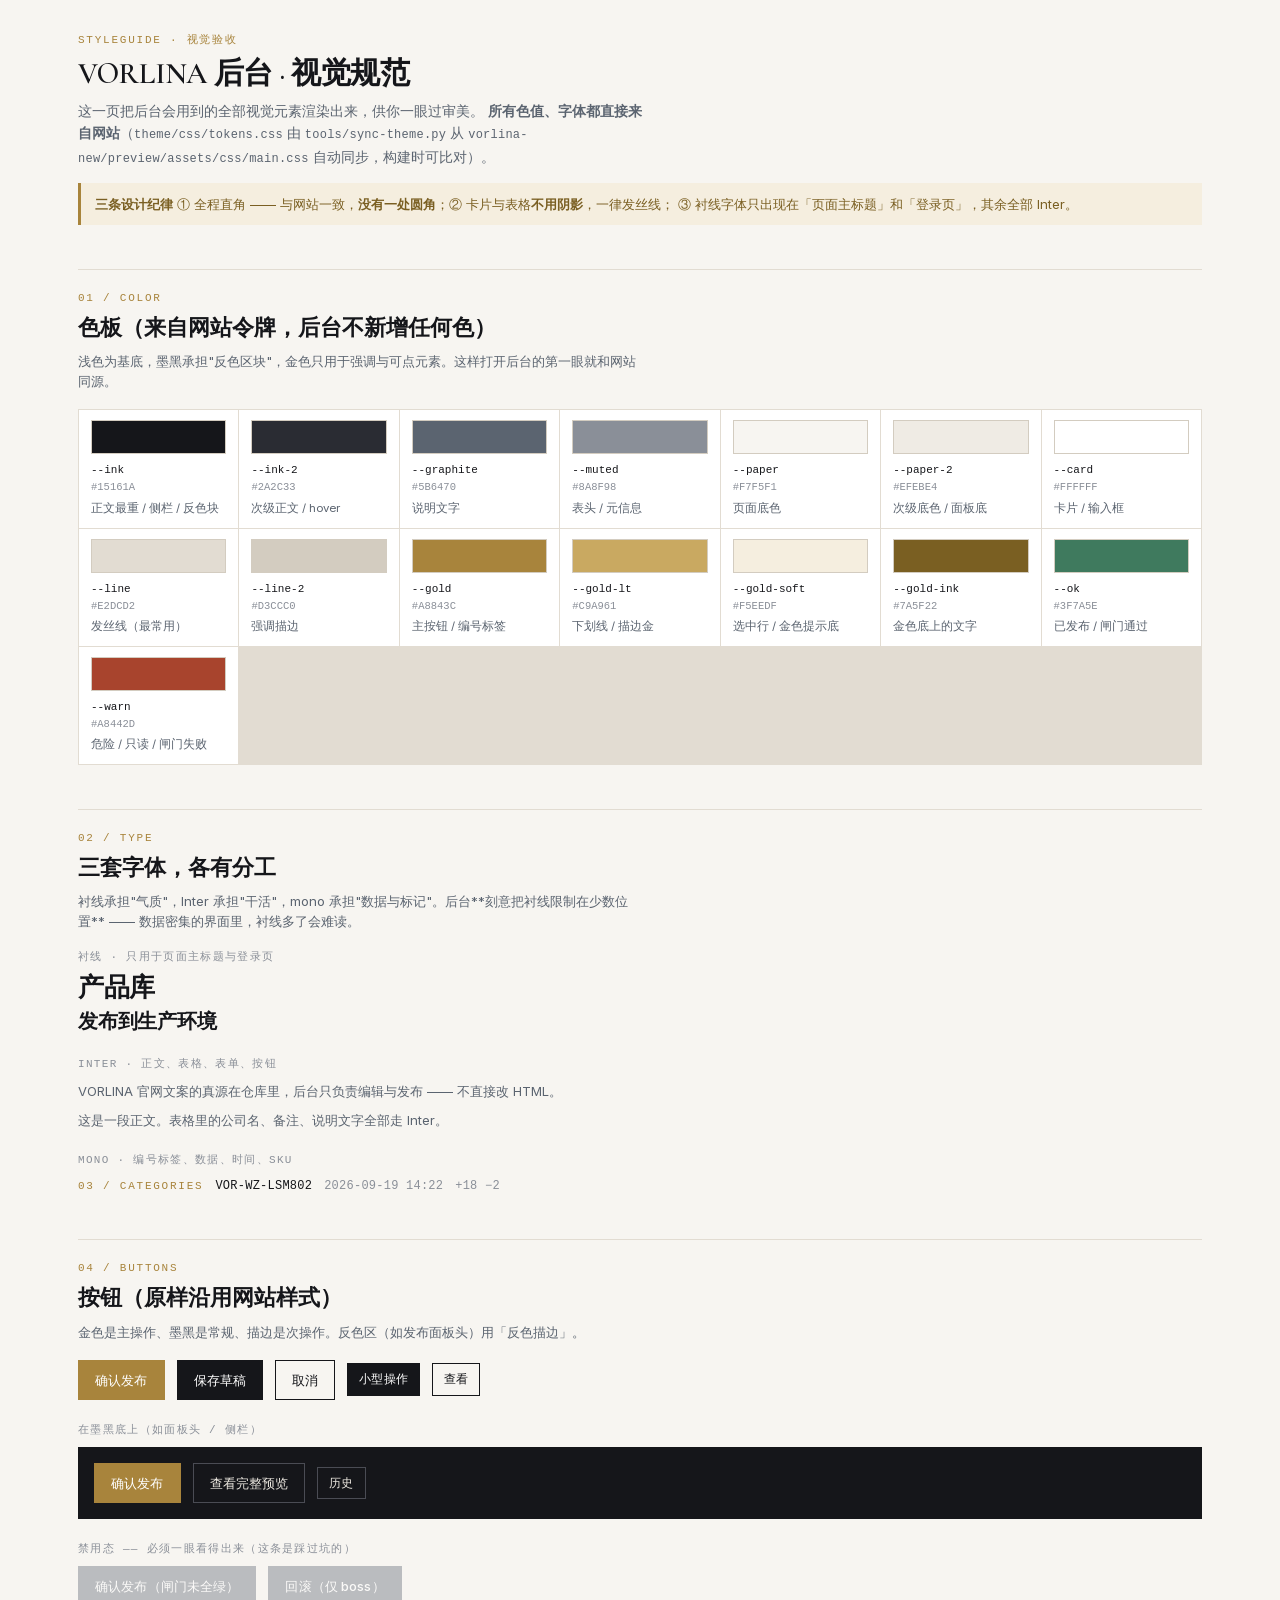
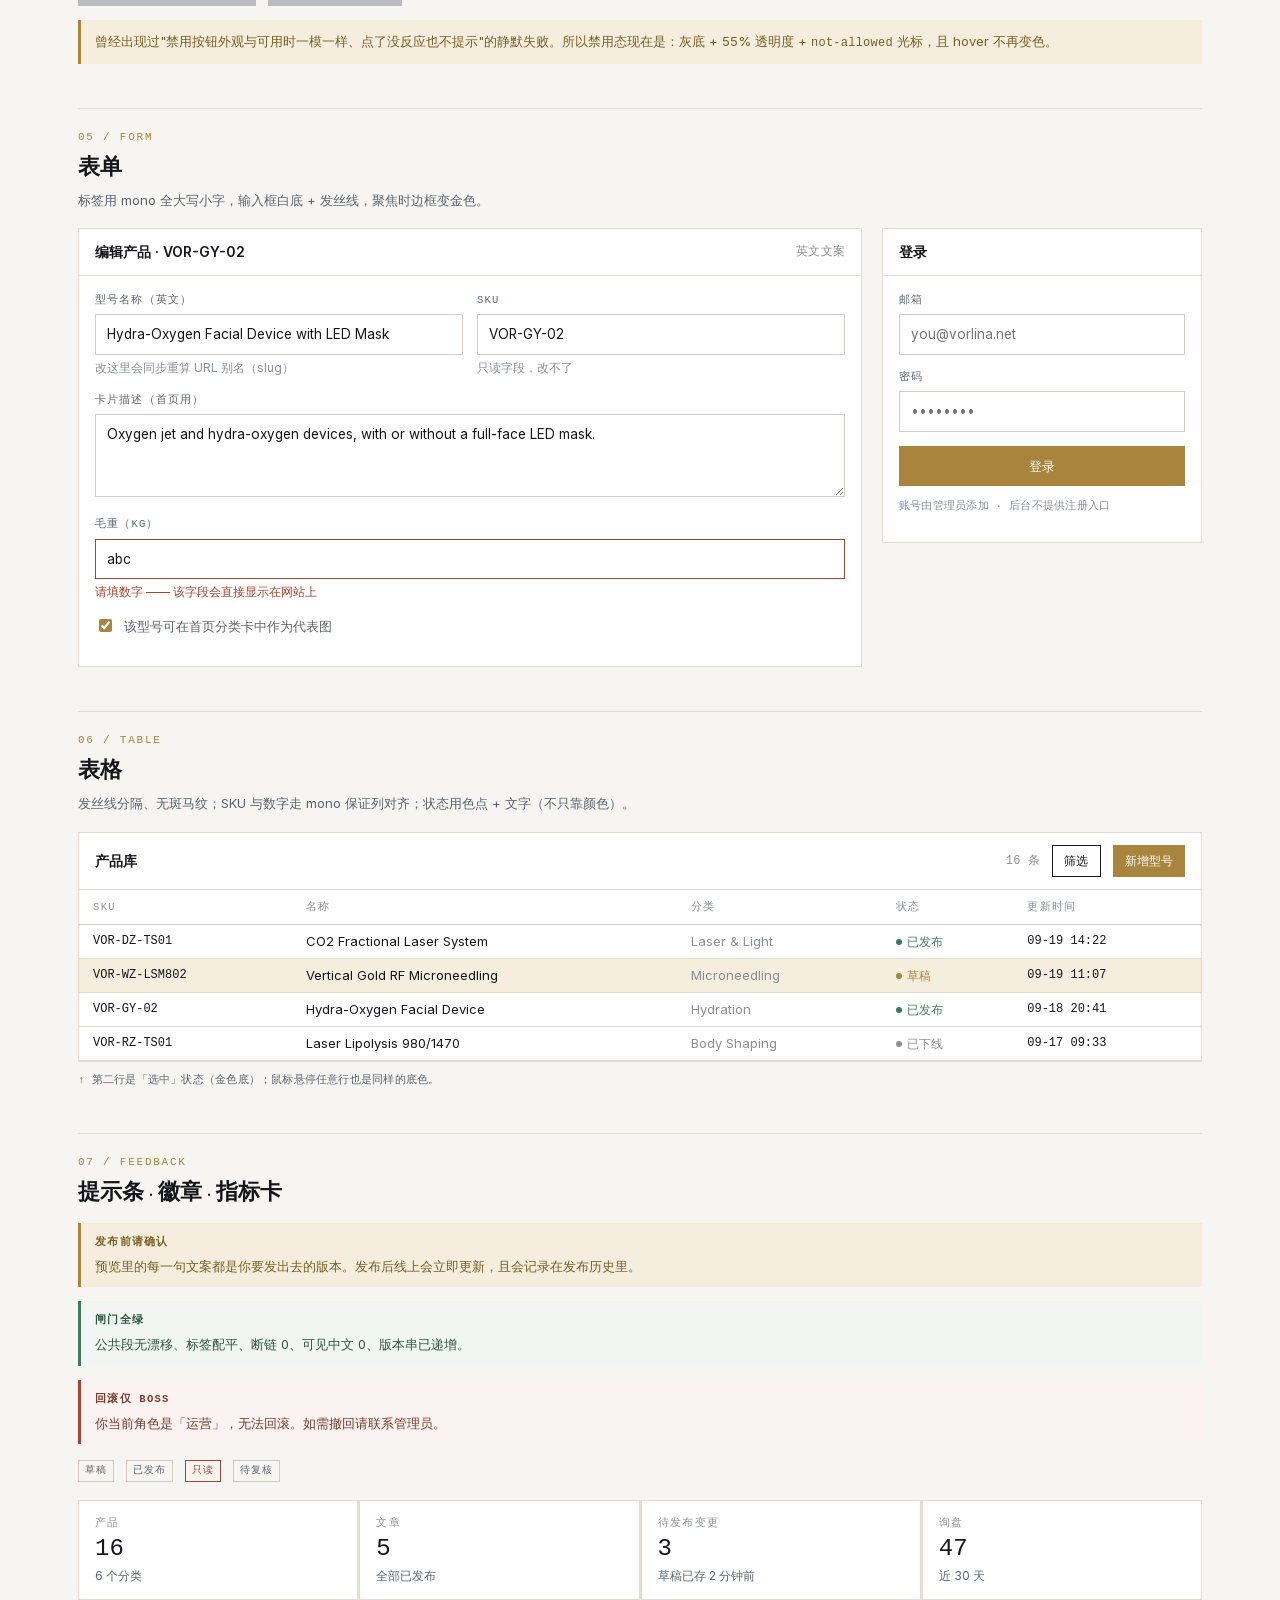
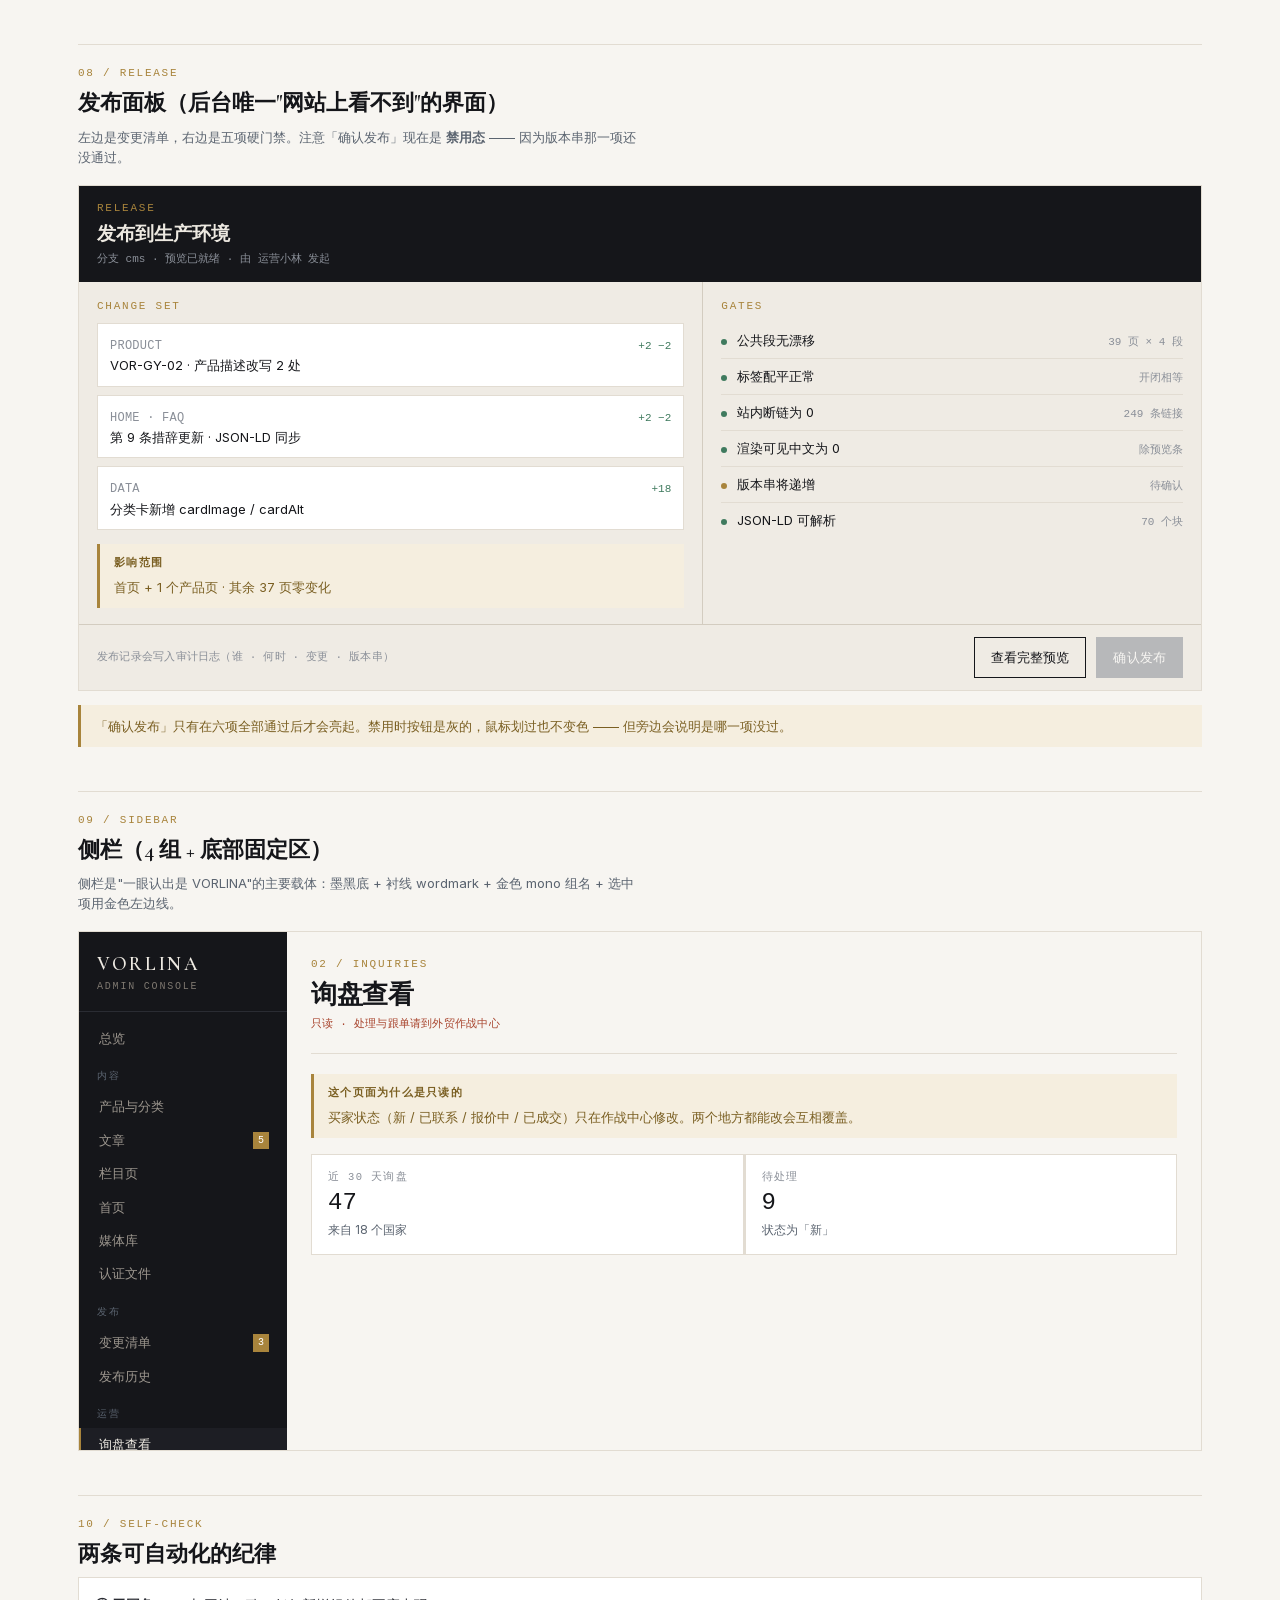
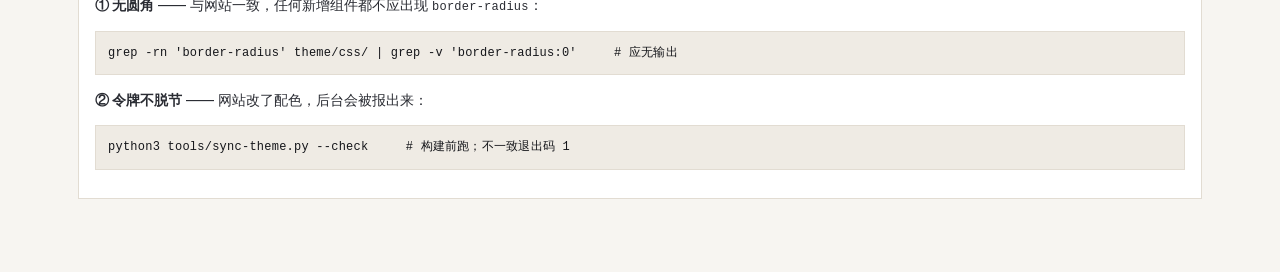
<file: styleguide.html>
<!doctype html>
<html lang="zh-CN">
<head>
<meta charset="utf-8">
<meta name="viewport" content="width=device-width,initial-scale=1">
<title>视觉规范验收 · VORLINA 后台</title>
<meta name="robots" content="noindex,nofollow">
<link rel="icon" href="theme/img/logo-vorlina.png">
<link rel="stylesheet" href="theme/css/tokens.css">
<link rel="stylesheet" href="theme/css/admin.css">
<style>
  /* 仅本验收页使用的排版辅助 */
  .sg-wrap{max-width:1180px;margin:0 auto;padding:32px 28px 80px}
  .sg-sec{margin-top:44px;padding-top:20px;border-top:1px solid var(--line)}
  .sg-sec>.num{margin-bottom:4px}
  .sg-sec>h2{font-family:var(--serif);font-size:22px;font-weight:600;margin-bottom:6px}
  .sg-sec>p{color:var(--graphite);font-size:13px;margin:0 0 18px;max-width:70ch}
  .sg-row{display:flex;gap:12px;flex-wrap:wrap;align-items:center}
  .sg-sw{display:grid;grid-template-columns:repeat(auto-fill,minmax(150px,1fr));gap:1px;background:var(--line);border:1px solid var(--line)}
  .sg-sw>div{background:var(--card);padding:10px 12px}
  .sg-chip{height:34px;border:1px solid var(--line-2);margin-bottom:8px}
  .sg-sw .nm{font-family:var(--mono);font-size:11px;color:var(--ink)}
  .sg-sw .val{font-family:var(--mono);font-size:10.5px;color:var(--muted)}
  .sg-sw .use{font-size:11.5px;color:var(--graphite);margin-top:4px}
  .sg-note{background:var(--gold-soft);border-left:3px solid var(--gold);padding:11px 14px;font-size:13px;color:var(--gold-ink);margin:14px 0}
  .sg-tagline{font-family:var(--mono);font-size:11px;letter-spacing:.12em;text-transform:uppercase;color:var(--muted);margin-bottom:8px}
</style>
</head>
<body>

<div class="sg-wrap">

  <span class="num">STYLEGUIDE · 视觉验收</span>
  <h1 class="d1" style="font-size:30px">VORLINA 后台 · 视觉规范</h1>
  <p class="lede" style="margin-top:10px">
    这一页把后台会用到的全部视觉元素渲染出来，供你一眼过审美。
    <strong>所有色值、字体都直接来自网站</strong>（<code class="mono">theme/css/tokens.css</code> 由 <code class="mono">tools/sync-theme.py</code> 从 <code class="mono">vorlina-new/preview/assets/css/main.css</code> 自动同步，构建时可比对）。
  </p>
  <div class="sg-note">
    <b>三条设计纪律</b>
    ① 全程直角 —— 与网站一致，<strong>没有一处圆角</strong>；② 卡片与表格<strong>不用阴影</strong>，一律发丝线；
    ③ 衬线字体只出现在「页面主标题」和「登录页」，其余全部 Inter。
  </div>

  <!-- ─────────────── 色板 ─────────────── -->
  <section class="sg-sec">
    <span class="num">01 / COLOR</span>
    <h2>色板（来自网站令牌，后台不新增任何色）</h2>
    <p>浅色为基底，墨黑承担"反色区块"，金色只用于强调与可点元素。这样打开后台的第一眼就和网站同源。</p>
    <div class="sg-sw">
      <div><div class="sg-chip" style="background:#15161A"></div><div class="nm">--ink</div><div class="val">#15161A</div><div class="use">正文最重 / 侧栏 / 反色块</div></div>
      <div><div class="sg-chip" style="background:#2A2C33"></div><div class="nm">--ink-2</div><div class="val">#2A2C33</div><div class="use">次级正文 / hover</div></div>
      <div><div class="sg-chip" style="background:#5B6470"></div><div class="nm">--graphite</div><div class="val">#5B6470</div><div class="use">说明文字</div></div>
      <div><div class="sg-chip" style="background:#8A8F98"></div><div class="nm">--muted</div><div class="val">#8A8F98</div><div class="use">表头 / 元信息</div></div>
      <div><div class="sg-chip" style="background:#F7F5F1"></div><div class="nm">--paper</div><div class="val">#F7F5F1</div><div class="use">页面底色</div></div>
      <div><div class="sg-chip" style="background:#EFEBE4"></div><div class="nm">--paper-2</div><div class="val">#EFEBE4</div><div class="use">次级底色 / 面板底</div></div>
      <div><div class="sg-chip" style="background:#FFFFFF"></div><div class="nm">--card</div><div class="val">#FFFFFF</div><div class="use">卡片 / 输入框</div></div>
      <div><div class="sg-chip" style="background:#E2DCD2"></div><div class="nm">--line</div><div class="val">#E2DCD2</div><div class="use">发丝线（最常用）</div></div>
      <div><div class="sg-chip" style="background:#D3CCC0"></div><div class="nm">--line-2</div><div class="val">#D3CCC0</div><div class="use">强调描边</div></div>
      <div><div class="sg-chip" style="background:#A8843C"></div><div class="nm">--gold</div><div class="val">#A8843C</div><div class="use">主按钮 / 编号标签</div></div>
      <div><div class="sg-chip" style="background:#C9A961"></div><div class="nm">--gold-lt</div><div class="val">#C9A961</div><div class="use">下划线 / 描边金</div></div>
      <div><div class="sg-chip" style="background:#F5EEDF"></div><div class="nm">--gold-soft</div><div class="val">#F5EEDF</div><div class="use">选中行 / 金色提示底</div></div>
      <div><div class="sg-chip" style="background:#7A5F22"></div><div class="nm">--gold-ink</div><div class="val">#7A5F22</div><div class="use">金色底上的文字</div></div>
      <div><div class="sg-chip" style="background:#3F7A5E"></div><div class="nm">--ok</div><div class="val">#3F7A5E</div><div class="use">已发布 / 闸门通过</div></div>
      <div><div class="sg-chip" style="background:#A8442D"></div><div class="nm">--warn</div><div class="val">#A8442D</div><div class="use">危险 / 只读 / 闸门失败</div></div>
    </div>
  </section>

  <!-- ─────────────── 字体 ─────────────── -->
  <section class="sg-sec">
    <span class="num">02 / TYPE</span>
    <h2>三套字体，各有分工</h2>
    <p>衬线承担"气质"，Inter 承担"干活"，mono 承担"数据与标记"。后台**刻意把衬线限制在少数位置** —— 数据密集的界面里，衬线多了会难读。</p>

    <div class="sg-tagline">衬线 · 只用于页面主标题与登录页</div>
    <div class="d1">产品库</div>
    <div class="d2" style="margin-top:8px">发布到生产环境</div>

    <div class="sg-tagline" style="margin-top:22px">Inter · 正文、表格、表单、按钮</div>
    <p class="lede" style="margin:0">VORLINA 官网文案的真源在仓库里，后台只负责编辑与发布 —— 不直接改 HTML。</p>
    <p class="p" style="margin-top:8px">这是一段正文。表格里的公司名、备注、说明文字全部走 Inter。</p>

    <div class="sg-tagline" style="margin-top:22px">mono · 编号标签、数据、时间、SKU</div>
    <div class="sg-row">
      <span class="num" style="margin:0">03 / CATEGORIES</span>
      <span class="mono">VOR-WZ-LSM802</span>
      <span class="mono dim">2026-09-19 14:22</span>
      <span class="mono dim">+18 −2</span>
    </div>
  </section>

  <!-- ─────────────── 按钮 ─────────────── -->
  <section class="sg-sec">
    <span class="num">04 / BUTTONS</span>
    <h2>按钮（原样沿用网站样式）</h2>
    <p>金色是主操作、墨黑是常规、描边是次操作。反色区（如发布面板头）用「反色描边」。</p>

    <div class="sg-row">
      <button class="btn gold">确认发布</button>
      <button class="btn">保存草稿</button>
      <button class="btn ghost">取消</button>
      <button class="btn sm">小型操作</button>
      <button class="btn sm ghost">查看</button>
    </div>

    <div class="sg-tagline" style="margin-top:22px">在墨黑底上（如面板头 / 侧栏）</div>
    <div class="sg-row" style="background:var(--ink);padding:16px">
      <button class="btn gold">确认发布</button>
      <button class="btn on-ink">查看完整预览</button>
      <button class="btn on-ink sm">历史</button>
    </div>

    <div class="sg-tagline" style="margin-top:22px">禁用态 —— 必须一眼看得出来（这条是踩过坑的）</div>
    <div class="sg-row">
      <button class="btn gold" disabled>确认发布（闸门未全绿）</button>
      <button class="btn ghost" disabled>回滚（仅 boss）</button>
    </div>
    <div class="sg-note">曾经出现过"禁用按钮外观与可用时一模一样、点了没反应也不提示"的静默失败。所以禁用态现在是：灰底 + 55% 透明度 + <code class="mono">not-allowed</code> 光标，且 hover 不再变色。</div>
  </section>

  <!-- ─────────────── 表单 ─────────────── -->
  <section class="sg-sec">
    <span class="num">05 / FORM</span>
    <h2>表单</h2>
    <p>标签用 mono 全大写小字，输入框白底 + 发丝线，聚焦时边框变金色。</p>
    <div class="split">
      <div class="panel">
        <div class="panel-h"><span class="ttl">编辑产品 · VOR-GY-02</span><span class="grow mono dim">英文文案</span></div>
        <div class="panel-b">
          <div class="row2">
            <div class="field">
              <label for="sg1">型号名称（英文）</label>
              <input id="sg1" type="text" value="Hydra-Oxygen Facial Device with LED Mask">
              <div class="hint">改这里会同步重算 URL 别名（slug）</div>
            </div>
            <div class="field">
              <label for="sg2">SKU</label>
              <input id="sg2" type="text" value="VOR-GY-02">
              <div class="hint">只读字段，改不了</div>
            </div>
          </div>
          <div class="field">
            <label for="sg3">卡片描述（首页用）</label>
            <textarea id="sg3" rows="3">Oxygen jet and hydra-oxygen devices, with or without a full-face LED mask.</textarea>
          </div>
          <div class="field err">
            <label for="sg4">毛重（kg）</label>
            <input id="sg4" type="text" value="abc">
            <div class="msg">请填数字 —— 该字段会直接显示在网站上</div>
          </div>
          <label class="check"><input type="checkbox" checked><span>该型号可在首页分类卡中作为代表图</span></label>
        </div>
      </div>

      <div class="panel">
        <div class="panel-h"><span class="ttl">登录</span></div>
        <div class="panel-b">
          <div class="field">
            <label for="sg5">邮箱</label>
            <input id="sg5" type="email" placeholder="you@vorlina.net">
          </div>
          <div class="field">
            <label for="sg6">密码</label>
            <input id="sg6" type="password" placeholder="••••••••">
          </div>
          <button class="btn gold wide">登录</button>
          <p class="mono dim" style="font-size:11px;margin-top:12px">
            账号由管理员添加 · 后台不提供注册入口
          </p>
        </div>
      </div>
    </div>
  </section>

  <!-- ─────────────── 表格 ─────────────── -->
  <section class="sg-sec">
    <span class="num">06 / TABLE</span>
    <h2>表格</h2>
    <p>发丝线分隔、无斑马纹；SKU 与数字走 mono 保证列对齐；状态用色点 + 文字（不只靠颜色）。</p>
    <div class="panel">
      <div class="panel-h">
        <span class="ttl">产品库</span>
        <span class="grow mono dim">16 条</span>
        <button class="btn sm ghost">筛选</button>
        <button class="btn gold sm">新增型号</button>
      </div>
      <table class="tbl">
        <thead>
          <tr><th>SKU</th><th>名称</th><th>分类</th><th>状态</th><th>更新时间</th></tr>
        </thead>
        <tbody>
          <tr><td class="k">VOR-DZ-TS01</td><td>CO2 Fractional Laser System</td><td class="dim">Laser &amp; Light</td><td><span class="dot ok">已发布</span></td><td class="k">09-19 14:22</td></tr>
          <tr aria-selected="true"><td class="k">VOR-WZ-LSM802</td><td>Vertical Gold RF Microneedling</td><td class="dim">Microneedling</td><td><span class="dot draft">草稿</span></td><td class="k">09-19 11:07</td></tr>
          <tr><td class="k">VOR-GY-02</td><td>Hydra-Oxygen Facial Device</td><td class="dim">Hydration</td><td><span class="dot ok">已发布</span></td><td class="k">09-18 20:41</td></tr>
          <tr><td class="k">VOR-RZ-TS01</td><td>Laser Lipolysis 980/1470</td><td class="dim">Body Shaping</td><td><span class="dot idle">已下线</span></td><td class="k">09-17 09:33</td></tr>
        </tbody>
      </table>
    </div>
    <p class="mono dim" style="font-size:11px;margin-top:10px">↑ 第二行是「选中」状态（金色底）；鼠标悬停任意行也是同样的底色。</p>
  </section>

  <!-- ─────────────── 提示条 / 徽章 / 指标卡 ─────────────── -->
  <section class="sg-sec">
    <span class="num">07 / FEEDBACK</span>
    <h2>提示条 · 徽章 · 指标卡</h2>
    <div class="notice gold"><b>发布前请确认</b>预览里的每一句文案都是你要发出去的版本。发布后线上会立即更新，且会记录在发布历史里。</div>
    <div class="notice safe"><b>闸门全绿</b>公共段无漂移、标签配平、断链 0、可见中文 0、版本串已递增。</div>
    <div class="notice"><b>回滚仅 boss</b>你当前角色是「运营」，无法回滚。如需撤回请联系管理员。</div>

    <div class="sg-row" style="margin-top:16px">
      <span class="tag">草稿</span>
      <span class="tag">已发布</span>
      <span class="tag ro">只读</span>
      <span class="tag">待复核</span>
    </div>

    <div class="grid g4" style="margin-top:18px">
      <div class="metric"><div class="k">产品</div><div class="v">16</div><div class="d">6 个分类</div></div>
      <div class="metric"><div class="k">文章</div><div class="v">5</div><div class="d">全部已发布</div></div>
      <div class="metric"><div class="k">待发布变更</div><div class="v">3</div><div class="d">草稿已存 2 分钟前</div></div>
      <div class="metric"><div class="k">询盘</div><div class="v">47</div><div class="d">近 30 天</div></div>
    </div>
  </section>

  <!-- ─────────────── 发布面板 ─────────────── -->
  <section class="sg-sec">
    <span class="num">08 / RELEASE</span>
    <h2>发布面板（后台唯一"网站上看不到"的界面）</h2>
    <p>左边是变更清单，右边是五项硬门禁。注意「确认发布」现在是 <strong>禁用态</strong> —— 因为版本串那一项还没通过。</p>

    <div class="release">
      <div class="release-h">
        <span class="num">RELEASE</span>
        <div class="ttl">发布到生产环境</div>
        <div class="meta">分支 cms · 预览已就绪 · 由 运营小林 发起</div>
      </div>
      <div class="release-b">
        <div>
          <span class="num">CHANGE SET</span>
          <ul class="changes">
            <li><span class="t"><span class="mono dim">PRODUCT</span><br>VOR-GY-02 · 产品描述改写 2 处</span><span class="stat">+2 −2</span></li>
            <li><span class="t"><span class="mono dim">HOME · FAQ</span><br>第 9 条措辞更新 · JSON-LD 同步</span><span class="stat">+2 −2</span></li>
            <li><span class="t"><span class="mono dim">DATA</span><br>分类卡新增 cardImage / cardAlt</span><span class="stat">+18</span></li>
          </ul>
          <div class="notice gold" style="margin-bottom:0"><b>影响范围</b>首页 + 1 个产品页 · 其余 37 页零变化</div>
        </div>
        <div>
          <span class="num">GATES</span>
          <ul class="gates">
            <li><span class="dot ok"></span><span class="t">公共段无漂移</span><span class="m">39 页 × 4 段</span></li>
            <li><span class="dot ok"></span><span class="t">标签配平正常</span><span class="m">开闭相等</span></li>
            <li><span class="dot ok"></span><span class="t">站内断链为 0</span><span class="m">249 条链接</span></li>
            <li><span class="dot ok"></span><span class="t">渲染可见中文为 0</span><span class="m">除预览条</span></li>
            <li><span class="dot new"></span><span class="t">版本串将递增</span><span class="m">待确认</span></li>
            <li><span class="dot ok"></span><span class="t">JSON-LD 可解析</span><span class="m">70 个块</span></li>
          </ul>
        </div>
      </div>
      <div class="release-f">
        <span class="mono dim" style="font-size:11px">发布记录会写入审计日志（谁 · 何时 · 变更 · 版本串）</span>
        <span class="grow"></span>
        <button class="btn ghost">查看完整预览</button>
        <button class="btn gold" disabled>确认发布</button>
      </div>
    </div>
    <div class="sg-note">「确认发布」只有在六项全部通过后才会亮起。禁用时按钮是灰的，鼠标划过也不变色 —— 但旁边会说明是哪一项没过。</div>
  </section>

  <!-- ─────────────── 侧栏 ─────────────── -->
  <section class="sg-sec">
    <span class="num">09 / SIDEBAR</span>
    <h2>侧栏（4 组 + 底部固定区）</h2>
    <p>侧栏是"一眼认出是 VORLINA"的主要载体：墨黑底 + 衬线 wordmark + 金色 mono 组名 + 选中项用金色左边线。</p>

    <div style="display:grid;grid-template-columns:208px minmax(0,1fr);border:1px solid var(--line);height:520px;overflow:hidden">
      <nav class="rail" style="position:static;height:auto">
        <div class="rail-brand">
          <div class="wm">VORLINA</div>
          <div class="sub">ADMIN CONSOLE</div>
        </div>
        <div class="rail-nav">
          <button class="rail-item">总览</button>
          <div class="rail-group">内容</div>
          <button class="rail-item">产品与分类</button>
          <button class="rail-item">文章<span class="badge">5</span></button>
          <button class="rail-item">栏目页</button>
          <button class="rail-item">首页</button>
          <button class="rail-item">媒体库</button>
          <button class="rail-item">认证文件</button>
          <div class="rail-group">发布</div>
          <button class="rail-item">变更清单<span class="badge">3</span></button>
          <button class="rail-item">发布历史</button>
          <div class="rail-group">运营</div>
          <button class="rail-item" aria-current="page">询盘查看</button>
          <button class="rail-item">GEO 运营</button>
        </div>
        <div class="rail-foot">
          <button class="rail-item">设置与成员</button>
          <button class="rail-item dim">退出登录</button>
        </div>
      </nav>
      <div style="padding:24px;background:var(--paper);overflow:auto">
        <span class="num">02 / INQUIRIES</span>
        <h2 class="d1">询盘查看</h2>
        <p class="mono" style="font-size:11px;color:var(--warn);margin:6px 0 0">只读 · 处理与跟单请到外贸作战中心</p>
        <hr class="hr">
        <div class="notice gold" style="margin-top:0"><b>这个页面为什么是只读的</b>买家状态（新 / 已联系 / 报价中 / 已成交）只在作战中心修改。两个地方都能改会互相覆盖。</div>
        <div class="grid g2" style="margin-top:16px">
          <div class="metric"><div class="k">近 30 天询盘</div><div class="v">47</div><div class="d">来自 18 个国家</div></div>
          <div class="metric"><div class="k">待处理</div><div class="v">9</div><div class="d">状态为「新」</div></div>
        </div>
      </div>
    </div>
  </section>

  <!-- ─────────────── 自检 ─────────────── -->
  <section class="sg-sec">
    <span class="num">10 / SELF-CHECK</span>
    <h2>两条可自动化的纪律</h2>
    <div class="panel panel-b">
      <p class="p" style="margin-top:0"><strong>① 无圆角</strong> —— 与网站一致，任何新增组件都不应出现 <code class="mono">border-radius</code>：</p>
      <pre class="mono" style="background:var(--paper-2);border:1px solid var(--line);padding:12px;overflow:auto;font-size:12px">grep -rn 'border-radius' theme/css/ | grep -v 'border-radius:0'     # 应无输出</pre>
      <p class="p"><strong>② 令牌不脱节</strong> —— 网站改了配色，后台会被报出来：</p>
      <pre class="mono" style="background:var(--paper-2);border:1px solid var(--line);padding:12px;overflow:auto;font-size:12px">python3 tools/sync-theme.py --check     # 构建前跑；不一致退出码 1</pre>
    </div>
  </section>

</div>
</body>
</html>
</file>
<file: theme/css/tokens.css>
/* ==========================================================================
   VORLINA · 设计令牌（后台）—— 自动生成，请勿手改
   --------------------------------------------------------------------------
   来源：../vorlina-new/preview/assets/css/main.css
   生成：python3 tools/sync-theme.py
   校验：python3 tools/sync-theme.py --check     ← 构建前跑，不一致会报错退出
   ========================================================================== */

@font-face{
  font-family:'Cormorant Garamond';font-style:normal;font-weight:300 700;font-display:swap;
  src:url('../fonts/cormorantgaramond-var.woff2') format('woff2-variations'),
      url('../fonts/cormorantgaramond-var.woff2') format('woff2');
}
@font-face{
  font-family:'Inter';font-style:normal;font-weight:100 900;font-display:swap;
  src:url('../fonts/inter-var.woff2') format('woff2-variations'),
      url('../fonts/inter-var.woff2') format('woff2');
}

:root{
  --ink:#15161A; --ink-2:#2A2C33; --graphite:#5B6470; --muted:#8A8F98;
  --paper:#F7F5F1; --paper-2:#EFEBE4; --card:#FFFFFF; --line:#E2DCD2; --line-2:#D3CCC0;
  --gold:#A8843C; --gold-lt:#C9A961; --gold-soft:#F5EEDF; --gold-ink:#7A5F22;
  --ok:#3F7A5E; --warn:#A8442D;
  --serif:'Cormorant Garamond',Georgia,'Songti SC','Times New Roman',serif;
  --sans:'Inter',-apple-system,BlinkMacSystemFont,'Segoe UI','PingFang SC',sans-serif;
  --mono:ui-monospace,SFMono-Regular,'SF Mono',Menlo,Consolas,monospace;
  --max:1440px; --gut:clamp(20px,2.6vw,48px);
  --t-fast:.18s cubic-bezier(.2,.7,.3,1);
}
</file>
<file: theme/css/admin.css>
/* ==========================================================================
   VORLINA · 后台专用样式（admin.css）
   --------------------------------------------------------------------------
   设计原则：**继承网站的材质，压缩网站的尺度**。
     · 继承：色板 / 三套字体 / 发丝线 / 金色 mono 标签 / 墨黑反色 / **全程无圆角**
     · 压缩：网站区块间距 56–104px → 后台 24–32px；最大标题 74px → 26px
     · 衬线只用于「页面主标题」与「登录页」，其余一律 Inter（数据密集处更耐读）
   令牌真源：theme/css/tokens.css（由 tools/sync-theme.py 从网站同步，勿手改）
   ========================================================================== */

/* ⚠️ 侧栏的类名是 .rail 而**不是** .side —— 网站里 .side 表示「区块标题右侧的说明文字」
   （见 .sec-head .side）。后台若把侧栏也叫 .side，内容区里的 <div class="side"> 会继承
   侧栏的 display:flex + height:calc(100vh-40px)，把整页布局撑坏（踩过一次）。 */
:root{
  --side-w:208px;
  --top-h:40px;
  --row-h:34px;
  --radius:0;                     /* ⚠️ 与网站一致：全程直角，不要引入圆角 */
}

*,*::before,*::after{box-sizing:border-box}
[hidden]{display:none !important}
html,body{margin:0;padding:0}
body{
  background:var(--paper);color:var(--ink);
  font-family:var(--sans);font-size:14px;line-height:1.55;
  -webkit-font-smoothing:antialiased;
  font-feature-settings:'kern' 1,'liga' 1;
}
a{color:inherit;text-decoration:none}
button{font:inherit;color:inherit;background:none;border:0;cursor:pointer}
img{max-width:100%;height:auto;display:block}
table{border-collapse:collapse;width:100%}

/* ---------- 排版 ---------- */
.tnum,.eyebrow,.num{
  font-family:var(--mono);font-size:11px;letter-spacing:.16em;text-transform:uppercase;
}
.num{color:var(--gold);display:block;margin-bottom:8px}
.eyebrow{color:var(--gold);font-weight:500}
.mono{font-family:var(--mono);font-size:12px;letter-spacing:.02em}
.dim{color:var(--muted)}
h1,h2,h3{margin:0;font-weight:600}
.d1{font-family:var(--serif);font-weight:600;letter-spacing:-.01em;line-height:1.1;font-size:26px}
.d2{font-family:var(--serif);font-weight:600;letter-spacing:-.01em;line-height:1.15;font-size:20px}
.h4{font-family:var(--sans);font-weight:600;font-size:15px}
.lede{font-size:14px;color:var(--graphite);line-height:1.6;max-width:64ch}
.p{color:var(--ink-2);max-width:68ch}
.p+.p{margin-top:12px}

/* ---------- 应用骨架 ---------- */
.app{display:grid;grid-template-columns:var(--side-w) minmax(0,1fr);min-height:100vh}

/* 顶部细条（延续网站的 .utility） */
.topbar{
  grid-column:1/-1;height:var(--top-h);background:var(--ink);color:#9C968E;
  font-family:var(--mono);font-size:11px;letter-spacing:.06em;
  display:flex;align-items:center;gap:14px;padding:0 16px;
}
.topbar .mk{color:var(--gold);display:inline-flex;align-items:center;gap:8px}
.topbar .mk::before{content:'';width:6px;height:6px;background:var(--gold);display:inline-block}
.topbar .who{margin-left:auto;color:#7E7870}
.topbar .who b{color:#B9B2A6;font-weight:500}

/* ---------- 侧栏 ---------- */
.rail{
  background:var(--ink);color:#9C968E;
  display:flex;flex-direction:column;
  position:sticky;top:0;height:calc(100vh - var(--top-h));
  overflow-y:auto;
}
.rail-brand{padding:22px 18px 16px;border-bottom:1px solid #2A2C33}
.rail-brand .wm{font-family:var(--serif);font-weight:600;font-size:19px;letter-spacing:.14em;color:#EDE9E1;line-height:1}
.rail-brand .sub{font-family:var(--mono);font-size:10px;letter-spacing:.18em;color:#7E7870;margin-top:6px}
.rail-nav{flex:1;padding:10px 0}
.rail-group{padding:14px 18px 6px;font-family:var(--mono);font-size:10px;letter-spacing:.16em;text-transform:uppercase;color:#5B6470}
.rail-item{
  display:flex;align-items:center;gap:9px;padding:7px 18px;
  font-size:12.5px;color:#9C968E;border-left:2px solid transparent;
  transition:var(--t-fast);cursor:pointer;width:100%;text-align:left;
}
.rail-item:hover{color:#EDE9E1;background:#1D1E24}
.rail-item[aria-current="page"]{
  color:#EDE9E1;background:#1D1E24;border-left-color:var(--gold);
}
.rail-item .badge{
  margin-left:auto;font-family:var(--mono);font-size:10px;
  background:var(--gold);color:#fff;padding:1px 5px;
}
.rail-foot{border-top:1px solid #2A2C33;padding:8px 0}
.rail-ver{padding:8px 18px 4px;font-family:var(--mono);font-size:10px;letter-spacing:.06em;color:#5B6470}
.rail-ver .mono{color:#9C968E}

/* ---------- 内容区 ---------- */
.main{padding:26px 28px 64px;min-width:0}
.phead{display:flex;align-items:flex-end;gap:20px;flex-wrap:wrap;padding-bottom:16px;border-bottom:1px solid var(--line)}
.phead .lead{flex:1 1 340px;min-width:220px}
.phead .side{font-family:var(--mono);font-size:11px;letter-spacing:.12em;text-transform:uppercase;color:var(--muted);text-align:right}
.phead .side .ro{color:var(--warn)}

/* 工具条 */
.toolbar{display:flex;gap:10px;flex-wrap:wrap;align-items:center;margin:18px 0 0}
.toolbar .grow{margin-left:auto}
.toolbar .count{font-family:var(--mono);font-size:11px;color:var(--muted)}

/* ---------- 按钮（沿用网站 .btn） ---------- */
.btn{
  display:inline-flex;align-items:center;gap:8px;justify-content:center;
  font-size:13px;font-weight:500;padding:9px 16px;
  border:1px solid var(--ink);background:var(--ink);color:#fff;
  transition:var(--t-fast);letter-spacing:.01em;border-radius:0;
}
.btn:hover{background:var(--ink-2);border-color:var(--ink-2)}
.btn.ghost{background:transparent;color:var(--ink)}
.btn.ghost:hover{background:var(--ink);color:#fff}
.btn.gold{background:var(--gold);border-color:var(--gold);color:#fff}
.btn.gold:hover{background:#96752F;border-color:#96752F}
.btn.on-ink{background:transparent;border-color:#4A4C54;color:#EDE9E1}
.btn.on-ink:hover{background:var(--gold);border-color:var(--gold);color:#fff}
.btn.sm{padding:6px 11px;font-size:12px}
.btn.wide{width:100%}
/* ⚠️ 禁用态必须一眼看得出来：曾出现过「外观与可用时完全一样、点了没反应」的静默失败 */
.btn:disabled,.btn[disabled],.btn:disabled:hover,.btn[disabled]:hover{
  background:var(--muted);border-color:var(--muted);color:#fff;opacity:.55;cursor:not-allowed;
}
.link{color:var(--gold-ink);border-bottom:1px solid var(--gold-lt);padding-bottom:1px}

/* ---------- 表单（沿用网站 .field） ---------- */
.field{margin-bottom:14px}
.field label{
  display:block;font-family:var(--mono);font-size:10.5px;letter-spacing:.11em;
  text-transform:uppercase;color:var(--graphite);margin-bottom:6px;
}
.field input,.field textarea,.field select{
  width:100%;padding:9px 11px;border:1px solid var(--line-2);background:var(--card);
  font:inherit;font-size:13.5px;color:var(--ink);outline:none;transition:var(--t-fast);border-radius:0;
}
.field input:focus,.field textarea:focus,.field select:focus{border-color:var(--gold)}
.field .hint{font-size:12px;color:var(--muted);margin-top:4px}
.field.err input,.field.err textarea{border-color:var(--warn)}
.field .msg{font-size:12px;color:var(--warn);margin-top:4px}
.row2{display:grid;grid-template-columns:1fr 1fr;gap:14px}
.row3{display:grid;grid-template-columns:repeat(3,1fr);gap:14px}
.check{display:flex;gap:9px;align-items:flex-start;font-size:13px;color:var(--graphite);margin:6px 0 14px}
.check input{margin-top:3px;flex:0 0 auto;accent-color:var(--gold)}

/* ---------- 面板与发丝线网格 ---------- */
.panel{background:var(--card);border:1px solid var(--line)}
.panel-h{
  padding:12px 16px;border-bottom:1px solid var(--line);
  display:flex;align-items:center;gap:12px;flex-wrap:wrap;
}
.panel-h .ttl{font-weight:600;font-size:14px}
.panel-h .grow{margin-left:auto}
.panel-b{padding:16px}
.grid{display:grid;gap:1px;background:var(--line)}
.grid>*{background:var(--paper)}
.g2{grid-template-columns:repeat(2,1fr)}
.g3{grid-template-columns:repeat(3,1fr)}
.g4{grid-template-columns:repeat(4,1fr)}
.tile{padding:16px;background:var(--card)}
.tile .ix{font-family:var(--mono);font-size:11px;color:var(--gold);letter-spacing:.14em;display:block;margin-bottom:8px}
.tile p{color:var(--graphite);font-size:13px;margin:0}

/* 指标卡 */
.metric{background:var(--card);border:1px solid var(--line);padding:14px 16px}
.metric .k{font-family:var(--mono);font-size:10.5px;letter-spacing:.13em;text-transform:uppercase;color:var(--muted)}
.metric .v{font-family:var(--mono);font-size:24px;font-weight:500;color:var(--ink);margin-top:6px;line-height:1}
.metric .d{font-size:12px;color:var(--graphite);margin-top:6px}

/* ---------- 表格（发丝线 + mono 列） ---------- */
.tbl{font-size:13px}
.tbl caption{
  text-align:left;font-family:var(--mono);font-size:11px;letter-spacing:.14em;
  text-transform:uppercase;color:var(--muted);padding-bottom:8px;
}
.tbl th,.tbl td{text-align:left;padding:0 14px;height:var(--row-h);border-bottom:1px solid var(--line);vertical-align:middle}
.tbl thead th{
  font-family:var(--mono);font-size:10.5px;letter-spacing:.13em;text-transform:uppercase;
  color:var(--muted);font-weight:400;border-bottom-color:var(--line-2);
}
.tbl tbody tr{transition:var(--t-fast)}
.tbl tbody tr:hover{background:var(--gold-soft)}
.tbl tbody tr[aria-selected="true"]{background:var(--gold-soft)}
.tbl .k{font-family:var(--mono);font-size:12px;color:var(--ink)}
.tbl .n{font-family:var(--mono);font-size:12px;text-align:right;color:var(--ink)}
/* ⚠️ 不要用 .num 做表格单元格：网站里 .num 是「区块编号标签」＝ display:block + margin-bottom，
   套到 <td> 上会把它变成块级并把行高撑坏（踩过一次）。表格数字列一律用 .n，右对齐。 */
.tbl td.acts{text-align:right;white-space:nowrap}

/* 状态点 */
.dot{display:inline-flex;align-items:center;gap:5px;font-size:12px}
.dot::before{content:'';width:6px;height:6px;border-radius:50%;background:currentColor}
.dot.ok{color:var(--ok)}
.dot.new{color:var(--gold)}
.dot.idle{color:var(--muted)}
.dot.risk{color:var(--warn)}
.dot.draft{color:var(--gold)}

/* 徽章 */
.tag{display:inline-block;font-family:var(--mono);font-size:10px;letter-spacing:.1em;text-transform:uppercase;padding:2px 6px;border:1px solid var(--line-2);color:var(--graphite)}
.tag.ro{border-color:var(--warn);color:var(--warn)}

/* ---------- 提示条（沿用网站 .notice） ---------- */
.notice{border-left:3px solid var(--warn);background:#FBF3F1;padding:11px 14px;margin:14px 0;font-size:13px;color:#7A3A2B}
.notice.safe{border-left-color:var(--ok);background:#F1F6F2;color:#2C5741}
.notice.gold{border-left-color:var(--gold);background:var(--gold-soft);color:var(--gold-ink)}
.notice b{display:block;font-family:var(--mono);font-size:10.5px;letter-spacing:.12em;text-transform:uppercase;margin-bottom:6px}

/* ---------- 发布面板 ---------- */
.release{border:1px solid var(--line);background:var(--paper-2)}
.release-h{background:var(--ink);color:#EDE9E1;padding:14px 18px}
.release-h .num{margin-bottom:6px}
.release-h .ttl{font-family:var(--serif);font-size:19px;font-weight:600;line-height:1.15}
.release-h .meta{font-family:var(--mono);font-size:11px;color:#8A8F98;margin-top:6px}
.release-b{display:grid;grid-template-columns:minmax(0,1.25fr) minmax(0,1fr)}
.release-b>div{padding:16px 18px}
.release-b>div+div{border-left:1px solid var(--line-2)}
.changes{list-style:none;margin:0;padding:0}
.changes li{
  background:var(--card);border:1px solid var(--line);padding:10px 12px;margin-bottom:8px;
  display:flex;gap:12px;align-items:baseline;
}
.changes li .t{flex:1;min-width:0;font-size:13px}
.changes li .stat{font-family:var(--mono);font-size:11px;color:var(--ok);white-space:nowrap}
.gates{list-style:none;margin:0;padding:0}
.gates li{display:flex;gap:10px;align-items:baseline;padding:7px 0;border-bottom:1px solid var(--line);font-size:13px}
.gates li:last-child{border-bottom:0}
.gates li .dot{flex:0 0 auto}
.gates li .t{flex:1;min-width:0}
.gates li .m{font-family:var(--mono);font-size:11px;color:var(--muted);white-space:nowrap}
.release-f{border-top:1px solid var(--line-2);padding:12px 18px;display:flex;gap:10px;align-items:center;flex-wrap:wrap}
.release-f .grow{margin-left:auto}

/* ---------- 杂项 ---------- */
.empty{padding:48px 16px;text-align:center;color:var(--muted)}
.split{display:grid;grid-template-columns:minmax(0,1fr) 320px;gap:20px;align-items:start}
.stack>*+*{margin-top:16px}
.hr{height:1px;background:var(--line);border:0;margin:20px 0}
.kbd{font-family:var(--mono);font-size:11px;border:1px solid var(--line-2);padding:1px 5px;color:var(--graphite)}
.skip{position:absolute;left:-9999px}

/* 响应式：窄屏收起侧栏 */
@media (max-width:900px){
  .app{grid-template-columns:1fr}
  .rail{position:static;height:auto}
  .release-b{grid-template-columns:1fr}
  .release-b>div+div{border-left:0;border-top:1px solid var(--line-2)}
  .split{grid-template-columns:1fr}
  .row2,.row3,.g2,.g3,.g4{grid-template-columns:1fr}
  .main{padding:18px 16px 48px}
}
</file>
